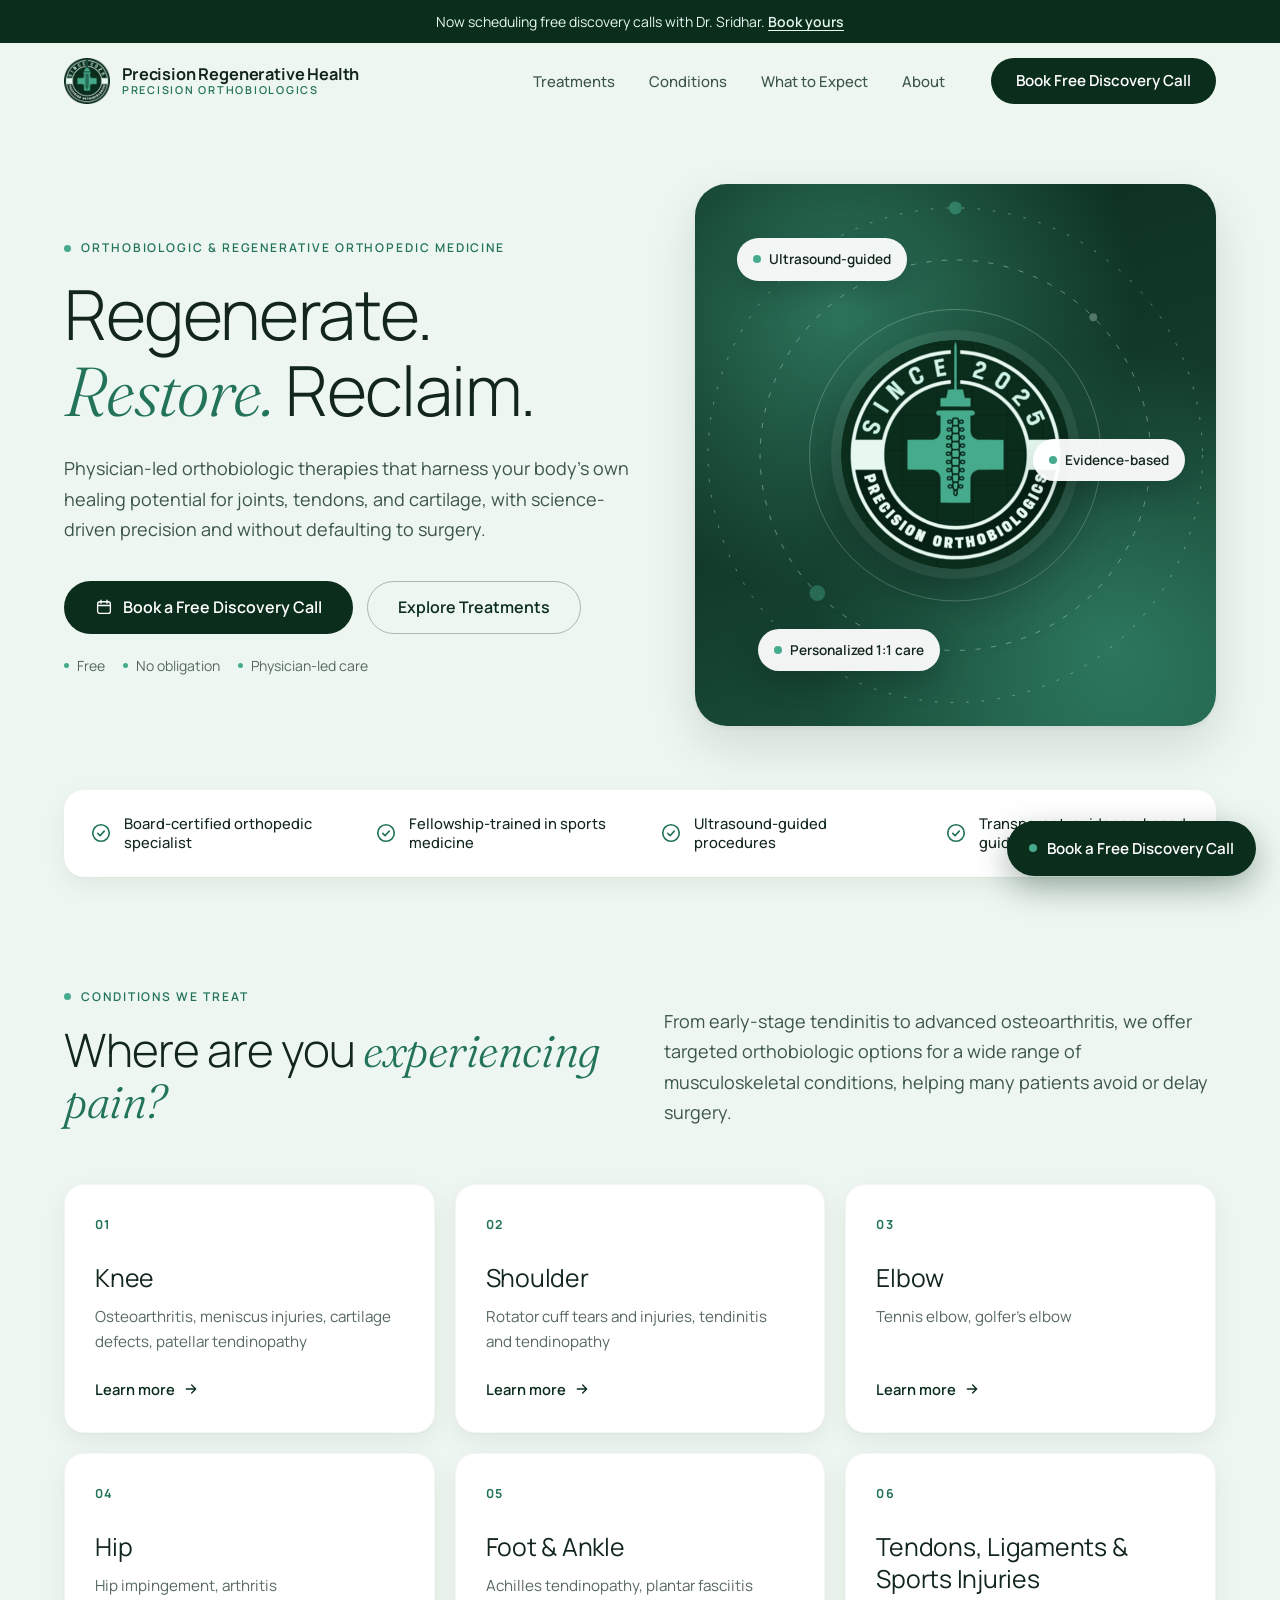
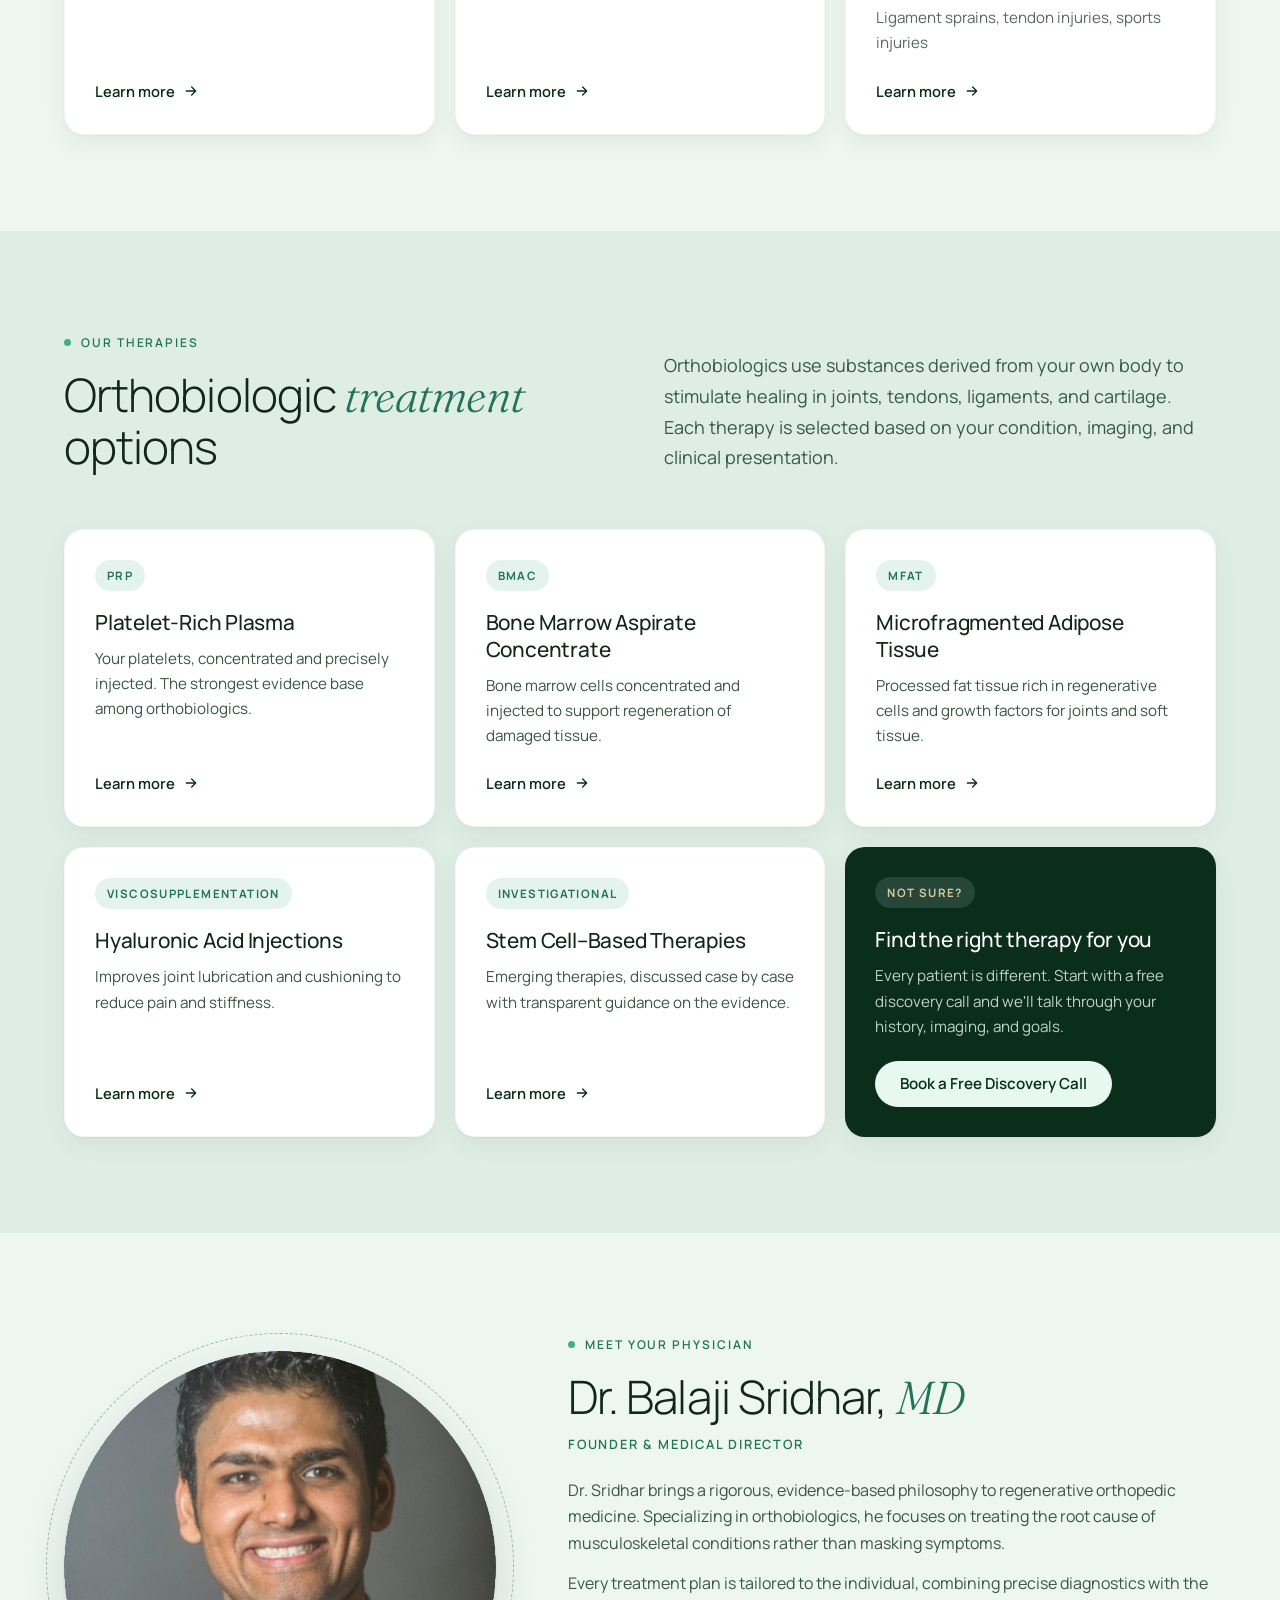
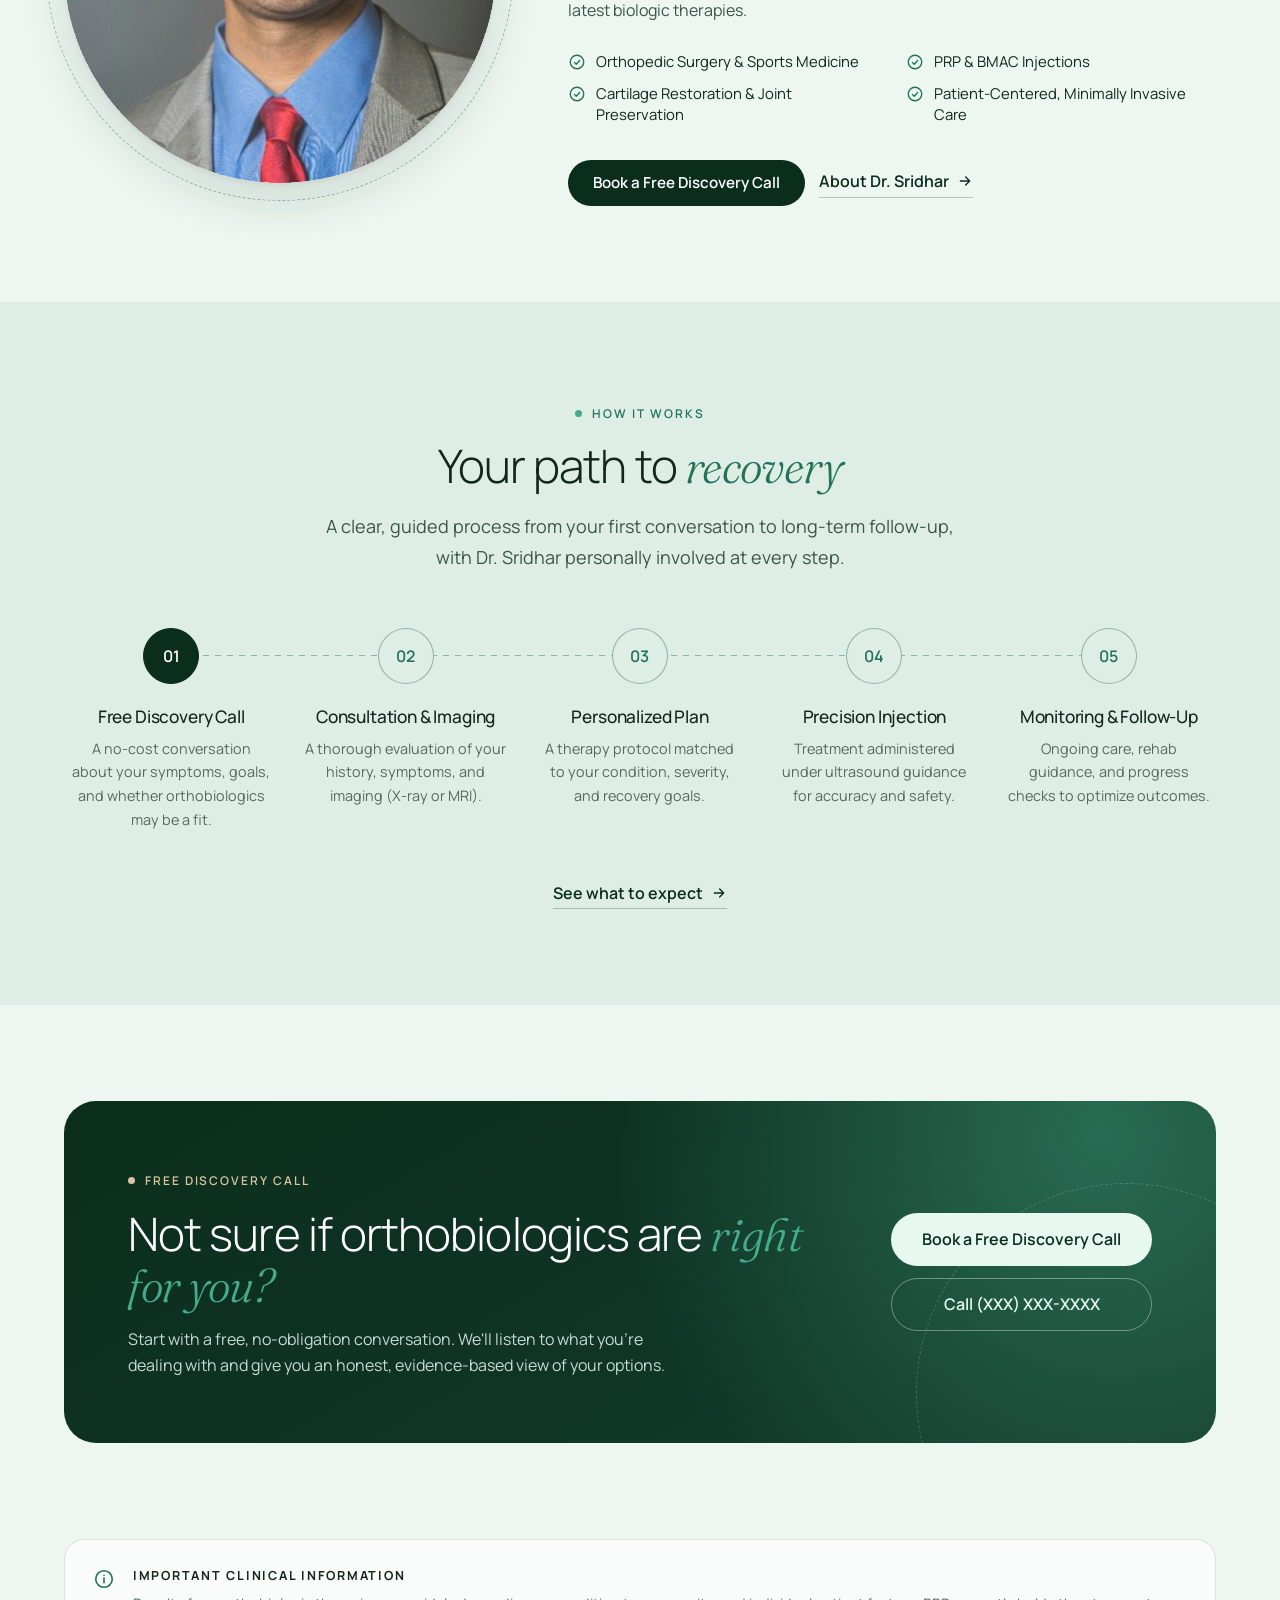
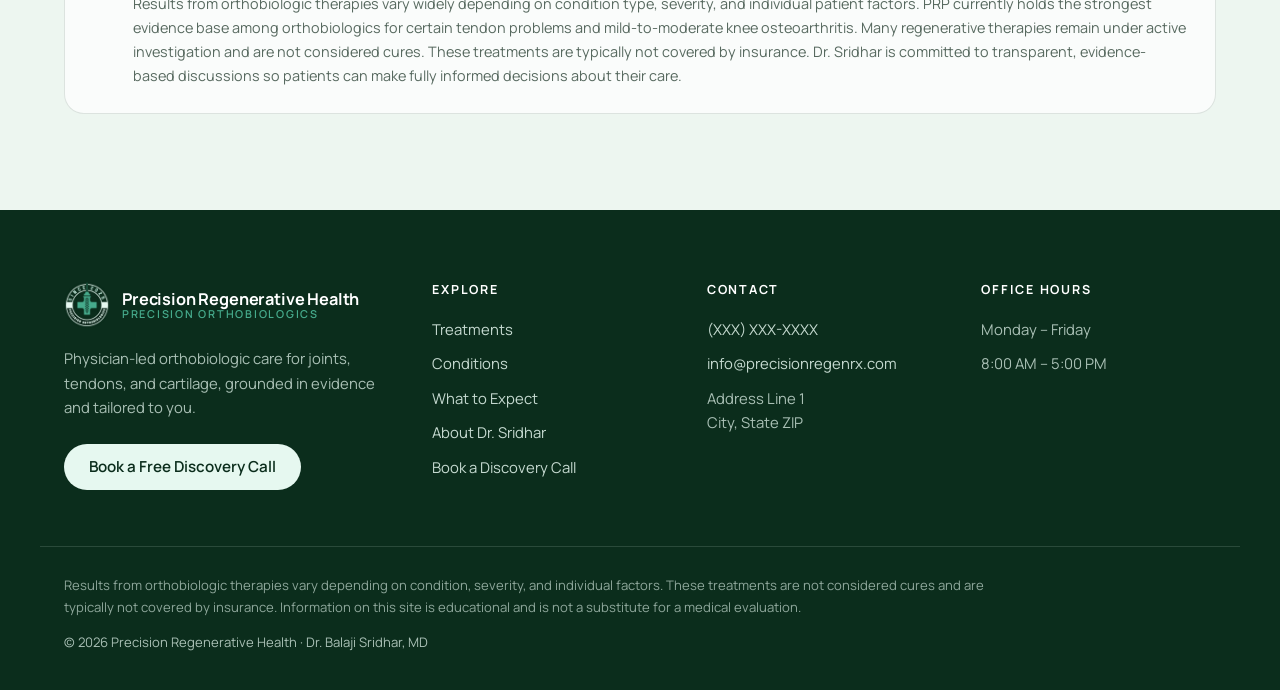
<file: index.html>
<!DOCTYPE html>
<html lang="en">
<head>
<meta charset="UTF-8">
<meta name="viewport" content="width=device-width, initial-scale=1.0">
<title>Precision Regenerative Health — Orthobiologic &amp; Regenerative Orthopedic Care</title>
<meta name="description" content="Physician-led orthobiologic care, including PRP and BMAC, for joint, tendon, and cartilage conditions. Book a free discovery call with Dr. Balaji Sridhar, MD.">
<link rel="canonical" href="https://precisionregenerativehealth.com/">
<meta property="og:title" content="Precision Regenerative Health">
<meta property="og:description" content="Physician-led orthobiologic care for joints, tendons, and cartilage. Book a free discovery call.">
<meta property="og:image" content="https://precisionregenerativehealth.com/assets/img/logo.png">
<meta property="og:url" content="https://precisionregenerativehealth.com/">
<link rel="icon" type="image/png" href="assets/img/favicon.png">
<link rel="preconnect" href="https://fonts.googleapis.com">
<link rel="preconnect" href="https://fonts.gstatic.com" crossorigin>
<link href="https://fonts.googleapis.com/css2?family=Fraunces:ital,opsz,wght@1,9..144,300;1,9..144,400&family=Manrope:wght@300;400;500;600;700&display=swap" rel="stylesheet">
<link rel="stylesheet" href="assets/css/styles.css">
</head>
<body>

<a class="skip-link" href="#main">Skip to content</a>

<div class="announce">
  <a href="book.html">Now scheduling free discovery calls with Dr. Sridhar. <span>Book yours</span></a>
</div>

<header class="site-header">
  <div class="container header-inner">
    <a class="brand" href="index.html" aria-label="Precision Regenerative Health home">
      <img src="assets/img/logo.png" alt="" width="46" height="46">
      <span class="brand-text">
        <span class="brand-name">Precision Regenerative Health</span>
        <span class="brand-sub">Precision Orthobiologics</span>
      </span>
    </a>
    <nav class="main-nav" id="main-nav" aria-label="Main">
      <ul>
        <li><a href="treatments.html">Treatments</a></li>
        <li><a href="conditions.html">Conditions</a></li>
        <li><a href="what-to-expect.html">What to Expect</a></li>
        <li><a href="about.html">About</a></li>
      </ul>
    </nav>
    <a class="btn btn-primary header-cta" href="book.html">Book Free Discovery Call</a>
    <button class="nav-toggle" type="button" aria-controls="main-nav" aria-expanded="false" aria-label="Open menu"><span></span></button>
  </div>
</header>

<main id="main">

  <!-- HERO -->
  <section class="hero">
    <div class="container hero-grid">
      <div class="hero-copy">
        <p class="eyebrow">Orthobiologic &amp; Regenerative Orthopedic Medicine</p>
        <h1>Regenerate. <em>Restore.</em> Reclaim.</h1>
        <p class="lead">Physician-led orthobiologic therapies that harness your body's own healing potential for joints, tendons, and cartilage, with science-driven precision and without defaulting to surgery.</p>
        <div class="hero-actions">
          <a class="btn btn-primary btn-lg" href="book.html">
            <svg viewBox="0 0 24 24" fill="none" stroke="currentColor" stroke-width="1.8" stroke-linecap="round" stroke-linejoin="round" aria-hidden="true"><rect x="3.5" y="5" width="17" height="15.5" rx="3"/><path d="M3.5 10h17M8 3v4M16 3v4"/></svg>
            Book a Free Discovery Call
          </a>
          <a class="btn btn-ghost btn-lg" href="treatments.html">Explore Treatments</a>
        </div>
        <p class="hero-note"><span>Free</span><span>No obligation</span><span>Physician-led care</span></p>
      </div>

      <div class="hero-visual" aria-hidden="true">
        <svg class="hero-rings" viewBox="0 0 400 400" fill="none">
          <circle cx="200" cy="200" r="190" stroke="#e6f8f0" stroke-width="0.6" stroke-dasharray="2 10"/>
          <circle cx="200" cy="200" r="150" stroke="#e6f8f0" stroke-width="0.6" stroke-dasharray="4 8"/>
          <circle cx="200" cy="200" r="112" stroke="#e6f8f0" stroke-width="0.4"/>
          <circle cx="200" cy="10" r="5" fill="#46ab8c"/>
          <circle cx="350" cy="200" r="4" fill="#e6f8f0" opacity="0.7"/>
          <circle cx="94" cy="306" r="6" fill="#46ab8c" opacity="0.8"/>
          <circle cx="306" cy="94" r="3" fill="#e6f8f0" opacity="0.6"/>
        </svg>
        <img class="hero-badge" src="assets/img/logo.png" alt="">
        <span class="chip chip-1">Ultrasound-guided</span>
        <span class="chip chip-2">Evidence-based</span>
        <span class="chip chip-3">Personalized 1:1 care</span>
      </div>
    </div>
  </section>

  <!-- TRUST STRIP -->
  <section class="trust" aria-label="Credentials">
    <div class="container">
      <ul class="trust-list">
        <li><svg viewBox="0 0 24 24" fill="none" stroke="currentColor" stroke-width="1.8" stroke-linecap="round" stroke-linejoin="round" aria-hidden="true"><circle cx="12" cy="12" r="9"/><path d="m8.5 12.5 2.5 2.5 4.5-5"/></svg>Board-certified orthopedic specialist</li>
        <li><svg viewBox="0 0 24 24" fill="none" stroke="currentColor" stroke-width="1.8" stroke-linecap="round" stroke-linejoin="round" aria-hidden="true"><circle cx="12" cy="12" r="9"/><path d="m8.5 12.5 2.5 2.5 4.5-5"/></svg>Fellowship-trained in sports medicine</li>
        <li><svg viewBox="0 0 24 24" fill="none" stroke="currentColor" stroke-width="1.8" stroke-linecap="round" stroke-linejoin="round" aria-hidden="true"><circle cx="12" cy="12" r="9"/><path d="m8.5 12.5 2.5 2.5 4.5-5"/></svg>Ultrasound-guided procedures</li>
        <li><svg viewBox="0 0 24 24" fill="none" stroke="currentColor" stroke-width="1.8" stroke-linecap="round" stroke-linejoin="round" aria-hidden="true"><circle cx="12" cy="12" r="9"/><path d="m8.5 12.5 2.5 2.5 4.5-5"/></svg>Transparent, evidence-based guidance</li>
      </ul>
    </div>
  </section>

  <!-- PAIN AREAS -->
  <section class="section">
    <div class="container">
      <div class="section-head split">
        <div>
          <p class="eyebrow">Conditions We Treat</p>
          <h2>Where are you <em>experiencing pain?</em></h2>
        </div>
        <p class="lead">From early-stage tendinitis to advanced osteoarthritis, we offer targeted orthobiologic options for a wide range of musculoskeletal conditions, helping many patients avoid or delay surgery.</p>
      </div>
      <div class="grid-3">
        <a class="card area-card" href="conditions.html#knee">
          <p class="area-num">01</p>
          <h3>Knee</h3>
          <p>Osteoarthritis, meniscus injuries, cartilage defects, patellar tendinopathy</p>
          <div class="card-foot"><span class="card-arrow">Learn more <svg viewBox="0 0 24 24" fill="none" stroke="currentColor" stroke-width="2" stroke-linecap="round" stroke-linejoin="round" aria-hidden="true"><path d="M5 12h14M13 6l6 6-6 6"/></svg></span></div>
        </a>
        <a class="card area-card" href="conditions.html#shoulder">
          <p class="area-num">02</p>
          <h3>Shoulder</h3>
          <p>Rotator cuff tears and injuries, tendinitis and tendinopathy</p>
          <div class="card-foot"><span class="card-arrow">Learn more <svg viewBox="0 0 24 24" fill="none" stroke="currentColor" stroke-width="2" stroke-linecap="round" stroke-linejoin="round" aria-hidden="true"><path d="M5 12h14M13 6l6 6-6 6"/></svg></span></div>
        </a>
        <a class="card area-card" href="conditions.html#elbow">
          <p class="area-num">03</p>
          <h3>Elbow</h3>
          <p>Tennis elbow, golfer's elbow</p>
          <div class="card-foot"><span class="card-arrow">Learn more <svg viewBox="0 0 24 24" fill="none" stroke="currentColor" stroke-width="2" stroke-linecap="round" stroke-linejoin="round" aria-hidden="true"><path d="M5 12h14M13 6l6 6-6 6"/></svg></span></div>
        </a>
        <a class="card area-card" href="conditions.html#hip">
          <p class="area-num">04</p>
          <h3>Hip</h3>
          <p>Hip impingement, arthritis</p>
          <div class="card-foot"><span class="card-arrow">Learn more <svg viewBox="0 0 24 24" fill="none" stroke="currentColor" stroke-width="2" stroke-linecap="round" stroke-linejoin="round" aria-hidden="true"><path d="M5 12h14M13 6l6 6-6 6"/></svg></span></div>
        </a>
        <a class="card area-card" href="conditions.html#foot-ankle">
          <p class="area-num">05</p>
          <h3>Foot &amp; Ankle</h3>
          <p>Achilles tendinopathy, plantar fasciitis</p>
          <div class="card-foot"><span class="card-arrow">Learn more <svg viewBox="0 0 24 24" fill="none" stroke="currentColor" stroke-width="2" stroke-linecap="round" stroke-linejoin="round" aria-hidden="true"><path d="M5 12h14M13 6l6 6-6 6"/></svg></span></div>
        </a>
        <a class="card area-card" href="conditions.html#sports">
          <p class="area-num">06</p>
          <h3>Tendons, Ligaments &amp; Sports Injuries</h3>
          <p>Ligament sprains, tendon injuries, sports injuries</p>
          <div class="card-foot"><span class="card-arrow">Learn more <svg viewBox="0 0 24 24" fill="none" stroke="currentColor" stroke-width="2" stroke-linecap="round" stroke-linejoin="round" aria-hidden="true"><path d="M5 12h14M13 6l6 6-6 6"/></svg></span></div>
        </a>
      </div>
    </div>
  </section>

  <!-- TREATMENTS -->
  <section class="section section-alt">
    <div class="container">
      <div class="section-head split">
        <div>
          <p class="eyebrow">Our Therapies</p>
          <h2>Orthobiologic <em>treatment</em> options</h2>
        </div>
        <p class="lead">Orthobiologics use substances derived from your own body to stimulate healing in joints, tendons, ligaments, and cartilage. Each therapy is selected based on your condition, imaging, and clinical presentation.</p>
      </div>
      <div class="grid-3">
        <a class="card" href="treatments.html#prp">
          <span class="tag">PRP</span>
          <h3>Platelet-Rich Plasma</h3>
          <p>Your platelets, concentrated and precisely injected. The strongest evidence base among orthobiologics.</p>
          <div class="card-foot"><span class="card-arrow">Learn more <svg viewBox="0 0 24 24" fill="none" stroke="currentColor" stroke-width="2" stroke-linecap="round" stroke-linejoin="round" aria-hidden="true"><path d="M5 12h14M13 6l6 6-6 6"/></svg></span></div>
        </a>
        <a class="card" href="treatments.html#bmac">
          <span class="tag">BMAC</span>
          <h3>Bone Marrow Aspirate Concentrate</h3>
          <p>Bone marrow cells concentrated and injected to support regeneration of damaged tissue.</p>
          <div class="card-foot"><span class="card-arrow">Learn more <svg viewBox="0 0 24 24" fill="none" stroke="currentColor" stroke-width="2" stroke-linecap="round" stroke-linejoin="round" aria-hidden="true"><path d="M5 12h14M13 6l6 6-6 6"/></svg></span></div>
        </a>
        <a class="card" href="treatments.html#mfat">
          <span class="tag">MFAT</span>
          <h3>Microfragmented Adipose Tissue</h3>
          <p>Processed fat tissue rich in regenerative cells and growth factors for joints and soft tissue.</p>
          <div class="card-foot"><span class="card-arrow">Learn more <svg viewBox="0 0 24 24" fill="none" stroke="currentColor" stroke-width="2" stroke-linecap="round" stroke-linejoin="round" aria-hidden="true"><path d="M5 12h14M13 6l6 6-6 6"/></svg></span></div>
        </a>
        <a class="card" href="treatments.html#hyaluronic-acid">
          <span class="tag">Viscosupplementation</span>
          <h3>Hyaluronic Acid Injections</h3>
          <p>Improves joint lubrication and cushioning to reduce pain and stiffness.</p>
          <div class="card-foot"><span class="card-arrow">Learn more <svg viewBox="0 0 24 24" fill="none" stroke="currentColor" stroke-width="2" stroke-linecap="round" stroke-linejoin="round" aria-hidden="true"><path d="M5 12h14M13 6l6 6-6 6"/></svg></span></div>
        </a>
        <a class="card" href="treatments.html#investigational">
          <span class="tag">Investigational</span>
          <h3>Stem Cell–Based Therapies</h3>
          <p>Emerging therapies, discussed case by case with transparent guidance on the evidence.</p>
          <div class="card-foot"><span class="card-arrow">Learn more <svg viewBox="0 0 24 24" fill="none" stroke="currentColor" stroke-width="2" stroke-linecap="round" stroke-linejoin="round" aria-hidden="true"><path d="M5 12h14M13 6l6 6-6 6"/></svg></span></div>
        </a>
        <a class="card card-dark" href="book.html">
          <span class="tag">Not sure?</span>
          <h3>Find the right therapy for you</h3>
          <p>Every patient is different. Start with a free discovery call and we'll talk through your history, imaging, and goals.</p>
          <div class="card-foot"><span class="btn btn-light">Book a Free Discovery Call</span></div>
        </a>
      </div>
    </div>
  </section>

  <!-- DOCTOR -->
  <section class="section">
    <div class="container doctor">
      <div class="doctor-photo">
        <img src="assets/img/dr-sridhar.png" alt="Dr. Balaji Sridhar, MD" width="640" height="640" loading="lazy">
      </div>
      <div>
        <p class="eyebrow">Meet Your Physician</p>
        <h2>Dr. Balaji Sridhar, <em>MD</em></h2>
        <p class="doctor-role">Founder &amp; Medical Director</p>
        <p>Dr. Sridhar brings a rigorous, evidence-based philosophy to regenerative orthopedic medicine. Specializing in orthobiologics, he focuses on treating the root cause of musculoskeletal conditions rather than masking symptoms.</p>
        <p>Every treatment plan is tailored to the individual, combining precise diagnostics with the latest biologic therapies.</p>
        <ul class="cred-list">
          <li><svg viewBox="0 0 24 24" fill="none" stroke="currentColor" stroke-width="1.8" stroke-linecap="round" stroke-linejoin="round" aria-hidden="true"><circle cx="12" cy="12" r="9"/><path d="m8.5 12.5 2.5 2.5 4.5-5"/></svg>Orthopedic Surgery &amp; Sports Medicine</li>
          <li><svg viewBox="0 0 24 24" fill="none" stroke="currentColor" stroke-width="1.8" stroke-linecap="round" stroke-linejoin="round" aria-hidden="true"><circle cx="12" cy="12" r="9"/><path d="m8.5 12.5 2.5 2.5 4.5-5"/></svg>PRP &amp; BMAC Injections</li>
          <li><svg viewBox="0 0 24 24" fill="none" stroke="currentColor" stroke-width="1.8" stroke-linecap="round" stroke-linejoin="round" aria-hidden="true"><circle cx="12" cy="12" r="9"/><path d="m8.5 12.5 2.5 2.5 4.5-5"/></svg>Cartilage Restoration &amp; Joint Preservation</li>
          <li><svg viewBox="0 0 24 24" fill="none" stroke="currentColor" stroke-width="1.8" stroke-linecap="round" stroke-linejoin="round" aria-hidden="true"><circle cx="12" cy="12" r="9"/><path d="m8.5 12.5 2.5 2.5 4.5-5"/></svg>Patient-Centered, Minimally Invasive Care</li>
        </ul>
        <div class="btn-row">
          <a class="btn btn-primary" href="book.html">Book a Free Discovery Call</a>
          <a class="text-link" href="about.html">About Dr. Sridhar <svg width="16" height="16" viewBox="0 0 24 24" fill="none" stroke="currentColor" stroke-width="2" stroke-linecap="round" stroke-linejoin="round" aria-hidden="true"><path d="M5 12h14M13 6l6 6-6 6"/></svg></a>
        </div>
      </div>
    </div>
  </section>

  <!-- PROCESS -->
  <section class="section section-alt">
    <div class="container">
      <div class="section-head center">
        <p class="eyebrow">How It Works</p>
        <h2>Your path to <em>recovery</em></h2>
        <p class="lead">A clear, guided process from your first conversation to long-term follow-up, with Dr. Sridhar personally involved at every step.</p>
      </div>
      <ol class="steps">
        <li class="step">
          <div class="step-num">01</div>
          <h3>Free Discovery Call</h3>
          <p>A no-cost conversation about your symptoms, goals, and whether orthobiologics may be a fit.</p>
        </li>
        <li class="step">
          <div class="step-num">02</div>
          <h3>Consultation &amp; Imaging</h3>
          <p>A thorough evaluation of your history, symptoms, and imaging (X-ray or MRI).</p>
        </li>
        <li class="step">
          <div class="step-num">03</div>
          <h3>Personalized Plan</h3>
          <p>A therapy protocol matched to your condition, severity, and recovery goals.</p>
        </li>
        <li class="step">
          <div class="step-num">04</div>
          <h3>Precision Injection</h3>
          <p>Treatment administered under ultrasound guidance for accuracy and safety.</p>
        </li>
        <li class="step">
          <div class="step-num">05</div>
          <h3>Monitoring &amp; Follow-Up</h3>
          <p>Ongoing care, rehab guidance, and progress checks to optimize outcomes.</p>
        </li>
      </ol>
      <div class="section-foot center">
        <a class="text-link" href="what-to-expect.html">See what to expect <svg width="16" height="16" viewBox="0 0 24 24" fill="none" stroke="currentColor" stroke-width="2" stroke-linecap="round" stroke-linejoin="round" aria-hidden="true"><path d="M5 12h14M13 6l6 6-6 6"/></svg></a>
      </div>
    </div>
  </section>

  <!-- CTA -->
  <section class="section">
    <div class="container">
      <div class="cta-panel">
        <div>
          <p class="eyebrow">Free Discovery Call</p>
          <h2>Not sure if orthobiologics are <em>right for you?</em></h2>
          <p>Start with a free, no-obligation conversation. We'll listen to what you're dealing with and give you an honest, evidence-based view of your options.</p>
        </div>
        <div class="cta-actions">
          <a class="btn btn-light btn-lg" href="book.html">Book a Free Discovery Call</a>
          <a class="btn btn-outline-light btn-lg" href="tel:+1XXXXXXXXXX">Call (XXX) XXX-XXXX</a>
        </div>
      </div>
    </div>
  </section>

  <!-- DISCLAIMER -->
  <section class="container" style="padding-bottom: 96px;">
    <div class="notice">
      <svg viewBox="0 0 24 24" fill="none" stroke="currentColor" stroke-width="1.8" stroke-linecap="round" aria-hidden="true"><circle cx="12" cy="12" r="9"/><path d="M12 11v5M12 8h.01"/></svg>
      <div>
        <strong>Important Clinical Information</strong>
        Results from orthobiologic therapies vary widely depending on condition type, severity, and individual patient factors. PRP currently holds the strongest evidence base among orthobiologics for certain tendon problems and mild-to-moderate knee osteoarthritis. Many regenerative therapies remain under active investigation and are not considered cures. These treatments are typically not covered by insurance. Dr. Sridhar is committed to transparent, evidence-based discussions so patients can make fully informed decisions about their care.
      </div>
    </div>
  </section>

</main>

<footer class="site-footer">
  <div class="container footer-grid">
    <div class="footer-brand">
      <a class="brand" href="index.html" aria-label="Precision Regenerative Health home">
        <img src="assets/img/logo.png" alt="" width="46" height="46">
        <span class="brand-text">
          <span class="brand-name">Precision Regenerative Health</span>
          <span class="brand-sub">Precision Orthobiologics</span>
        </span>
      </a>
      <p>Physician-led orthobiologic care for joints, tendons, and cartilage, grounded in evidence and tailored to you.</p>
      <a class="btn btn-light" href="book.html">Book a Free Discovery Call</a>
    </div>
    <div>
      <h3>Explore</h3>
      <ul>
        <li><a href="treatments.html">Treatments</a></li>
        <li><a href="conditions.html">Conditions</a></li>
        <li><a href="what-to-expect.html">What to Expect</a></li>
        <li><a href="about.html">About Dr. Sridhar</a></li>
        <li><a href="book.html">Book a Discovery Call</a></li>
      </ul>
    </div>
    <div>
      <h3>Contact</h3>
      <ul>
        <li><a href="tel:+1XXXXXXXXXX">(XXX) XXX-XXXX</a></li>
        <li><a href="mailto:info@precisionregenrx.com">info@precisionregenrx.com</a></li>
        <li>Address Line 1<br>City, State ZIP</li>
      </ul>
    </div>
    <div>
      <h3>Office Hours</h3>
      <ul>
        <li>Monday – Friday</li>
        <li>8:00 AM – 5:00 PM</li>
      </ul>
    </div>
  </div>
  <div class="container footer-bottom">
    <p class="footer-disclaimer">Results from orthobiologic therapies vary depending on condition, severity, and individual factors. These treatments are not considered cures and are typically not covered by insurance. Information on this site is educational and is not a substitute for a medical evaluation.</p>
    <p>© <span data-year>2026</span> Precision Regenerative Health · Dr. Balaji Sridhar, MD</p>
  </div>
</footer>

<a class="float-cta" href="book.html"><span class="pulse" aria-hidden="true"></span>Book a Free Discovery Call</a>

<script src="assets/js/main.js" defer></script>
</body>
</html>
</file>
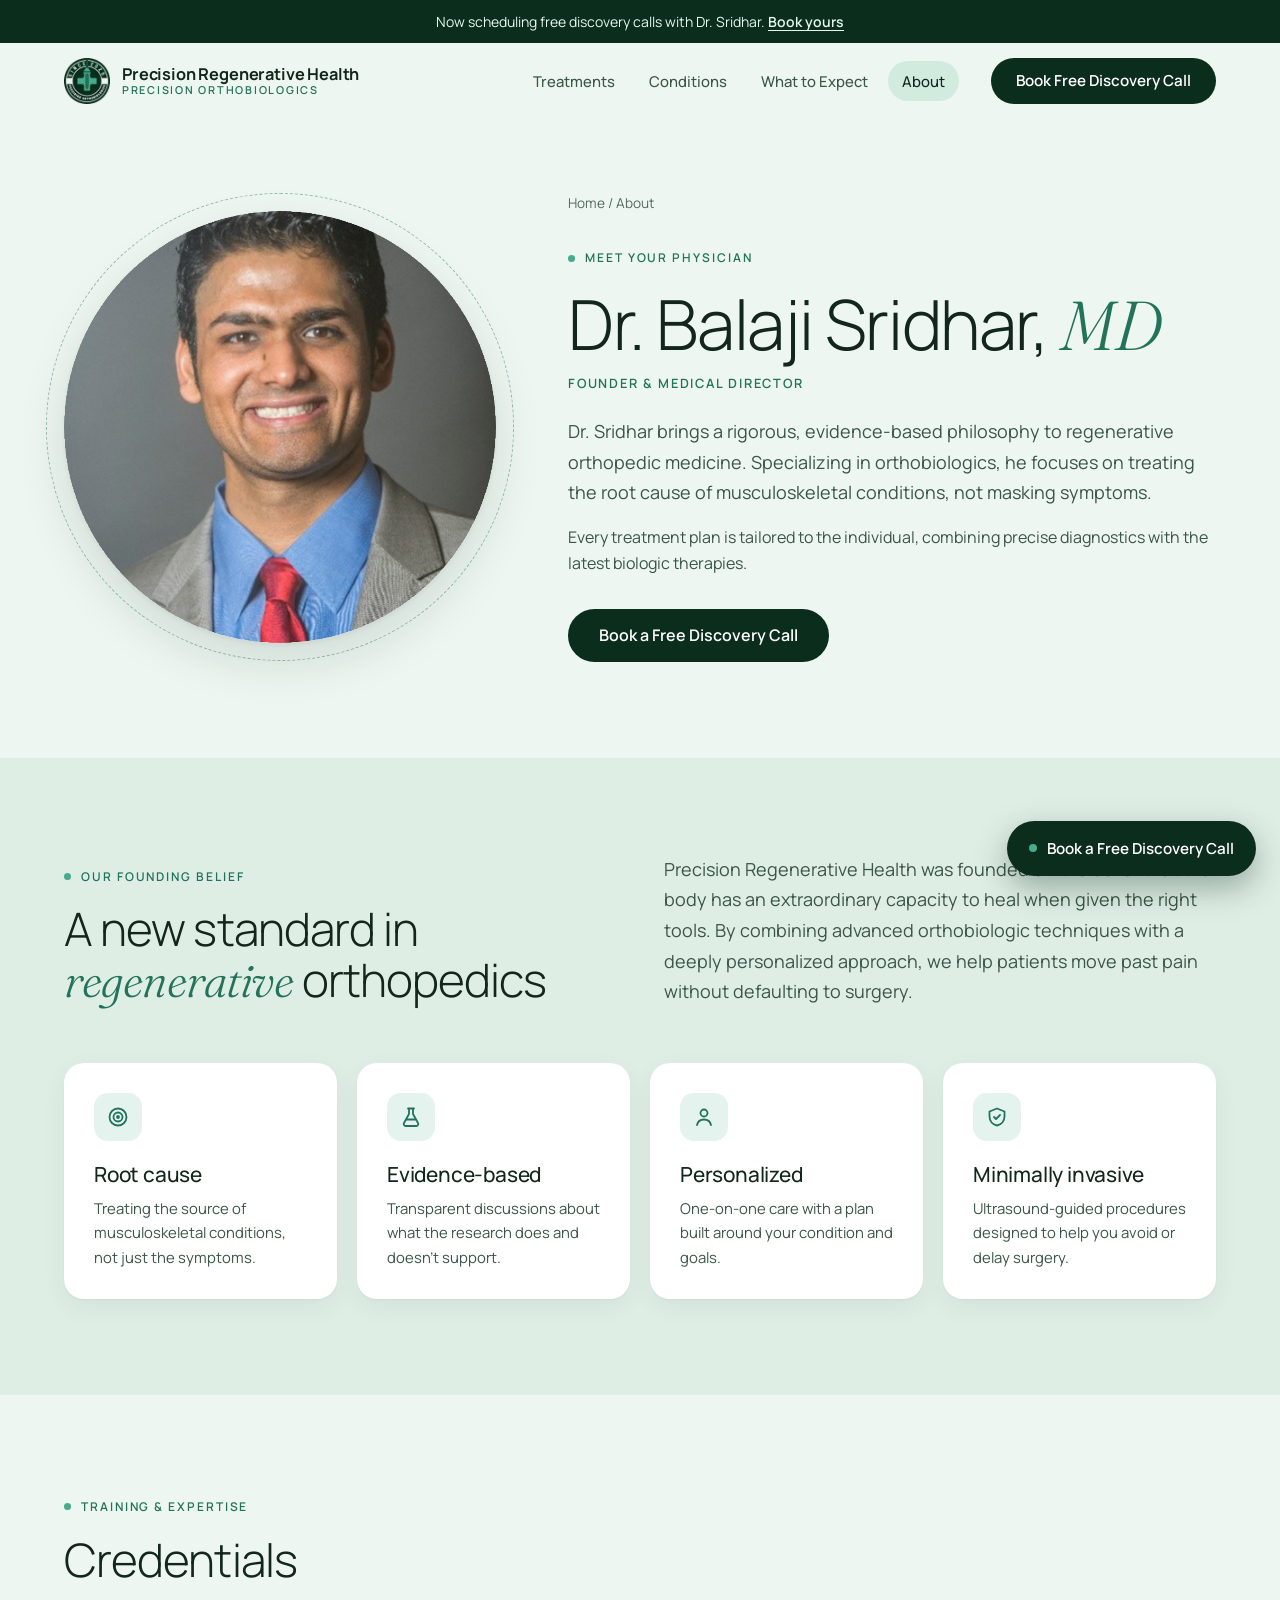
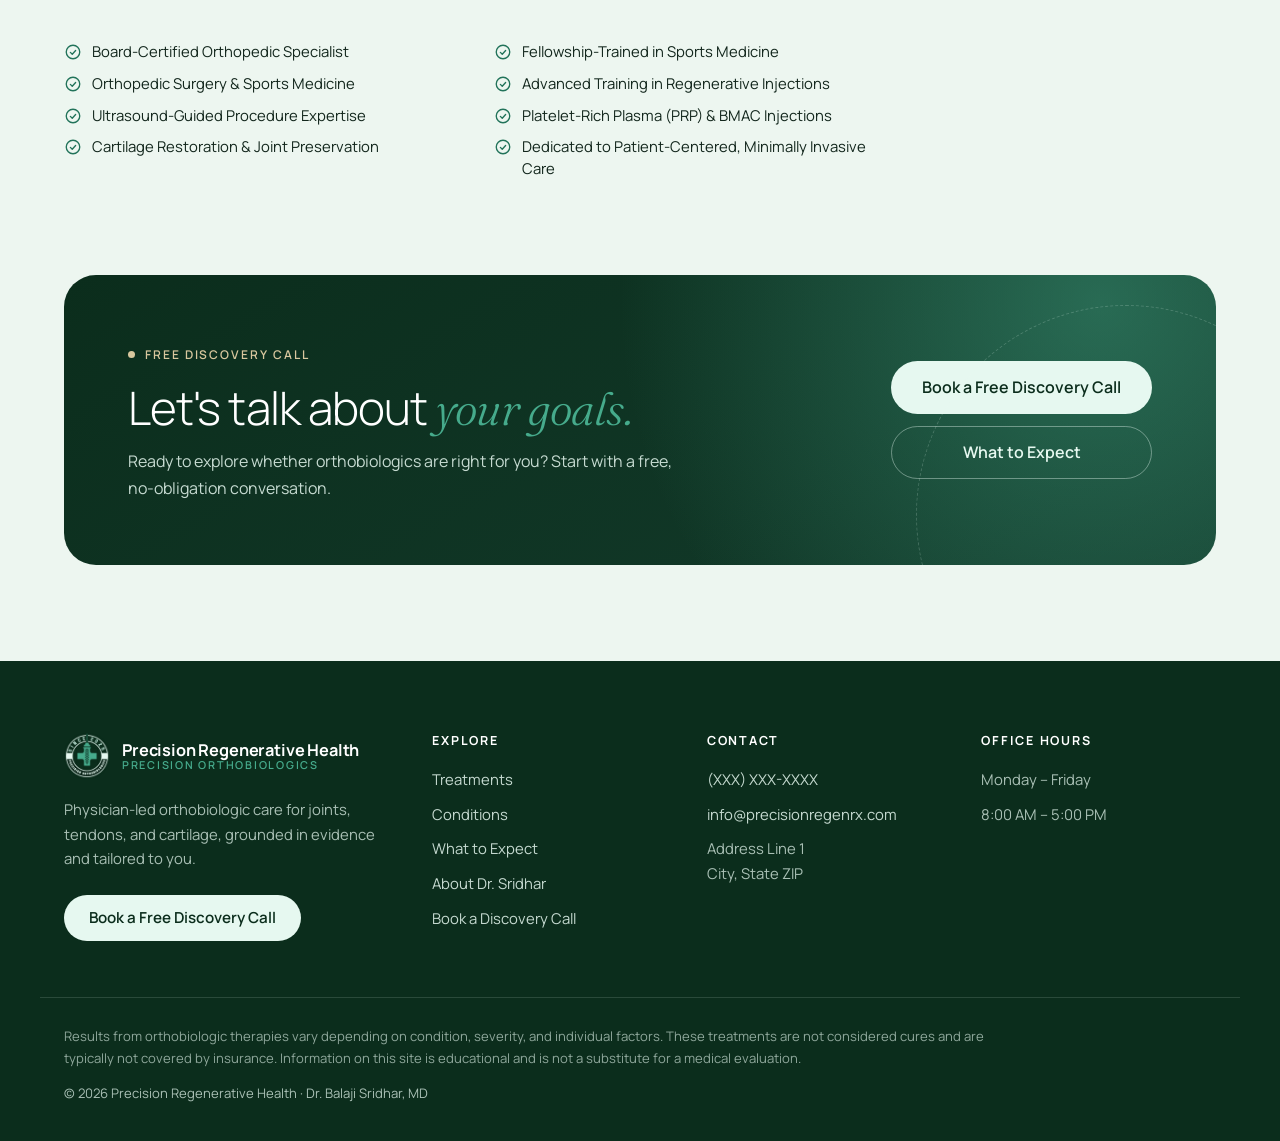
<file: about.html>
<!DOCTYPE html>
<html lang="en">
<head>
<meta charset="UTF-8">
<meta name="viewport" content="width=device-width, initial-scale=1.0">
<title>About Dr. Balaji Sridhar, MD — Precision Regenerative Health</title>
<meta name="description" content="Meet Dr. Balaji Sridhar, MD, founder and medical director of Precision Regenerative Health, specializing in evidence-based orthobiologic care.">
<link rel="canonical" href="https://precisionregenerativehealth.com/about.html">
<meta property="og:title" content="About Dr. Balaji Sridhar — Precision Regenerative Health">
<meta property="og:image" content="https://precisionregenerativehealth.com/assets/img/dr-sridhar.png">
<link rel="icon" type="image/png" href="assets/img/favicon.png">
<link rel="preconnect" href="https://fonts.googleapis.com">
<link rel="preconnect" href="https://fonts.gstatic.com" crossorigin>
<link href="https://fonts.googleapis.com/css2?family=Fraunces:ital,opsz,wght@1,9..144,300;1,9..144,400&family=Manrope:wght@300;400;500;600;700&display=swap" rel="stylesheet">
<link rel="stylesheet" href="assets/css/styles.css">
</head>
<body>

<a class="skip-link" href="#main">Skip to content</a>

<div class="announce">
  <a href="book.html">Now scheduling free discovery calls with Dr. Sridhar. <span>Book yours</span></a>
</div>

<header class="site-header">
  <div class="container header-inner">
    <a class="brand" href="index.html" aria-label="Precision Regenerative Health home">
      <img src="assets/img/logo.png" alt="" width="46" height="46">
      <span class="brand-text">
        <span class="brand-name">Precision Regenerative Health</span>
        <span class="brand-sub">Precision Orthobiologics</span>
      </span>
    </a>
    <nav class="main-nav" id="main-nav" aria-label="Main">
      <ul>
        <li><a href="treatments.html">Treatments</a></li>
        <li><a href="conditions.html">Conditions</a></li>
        <li><a href="what-to-expect.html">What to Expect</a></li>
        <li><a href="about.html" aria-current="page">About</a></li>
      </ul>
    </nav>
    <a class="btn btn-primary header-cta" href="book.html">Book Free Discovery Call</a>
    <button class="nav-toggle" type="button" aria-controls="main-nav" aria-expanded="false" aria-label="Open menu"><span></span></button>
  </div>
</header>

<main id="main">

  <section class="section" style="padding-top: 72px;">
    <div class="container doctor">
      <div class="doctor-photo">
        <img src="assets/img/dr-sridhar.png" alt="Dr. Balaji Sridhar, MD" width="640" height="640">
      </div>
      <div>
        <nav class="crumbs" aria-label="Breadcrumb"><a href="index.html">Home</a> / About</nav>
        <p class="eyebrow">Meet Your Physician</p>
        <h1>Dr. Balaji Sridhar, <em>MD</em></h1>
        <p class="doctor-role">Founder &amp; Medical Director</p>
        <p class="lead">Dr. Sridhar brings a rigorous, evidence-based philosophy to regenerative orthopedic medicine. Specializing in orthobiologics, he focuses on treating the root cause of musculoskeletal conditions, not masking symptoms.</p>
        <p style="margin-top: 16px;">Every treatment plan is tailored to the individual, combining precise diagnostics with the latest biologic therapies.</p>
        <div class="btn-row" style="margin-top: 32px;">
          <a class="btn btn-primary btn-lg" href="book.html">Book a Free Discovery Call</a>
        </div>
      </div>
    </div>
  </section>

  <section class="section section-alt">
    <div class="container">
      <div class="section-head split">
        <div>
          <p class="eyebrow">Our Founding Belief</p>
          <h2>A new standard in <em>regenerative</em> orthopedics</h2>
        </div>
        <p class="lead">Precision Regenerative Health was founded on the belief that the body has an extraordinary capacity to heal when given the right tools. By combining advanced orthobiologic techniques with a deeply personalized approach, we help patients move past pain without defaulting to surgery.</p>
      </div>
      <div class="grid-4">
        <div class="pillar">
          <div class="pillar-icon"><svg viewBox="0 0 24 24" fill="none" stroke="currentColor" stroke-width="1.8" stroke-linecap="round" stroke-linejoin="round" aria-hidden="true"><circle cx="12" cy="12" r="8.5"/><circle cx="12" cy="12" r="4.5"/><circle cx="12" cy="12" r="1"/></svg></div>
          <h3>Root cause</h3>
          <p>Treating the source of musculoskeletal conditions, not just the symptoms.</p>
        </div>
        <div class="pillar">
          <div class="pillar-icon"><svg viewBox="0 0 24 24" fill="none" stroke="currentColor" stroke-width="1.8" stroke-linecap="round" stroke-linejoin="round" aria-hidden="true"><path d="M9 3.5h6M10 3.5v5.5L5 18a2 2 0 0 0 1.7 3h10.6a2 2 0 0 0 1.7-3l-5-9V3.5"/><path d="M7.5 14.5h9"/></svg></div>
          <h3>Evidence-based</h3>
          <p>Transparent discussions about what the research does and doesn't support.</p>
        </div>
        <div class="pillar">
          <div class="pillar-icon"><svg viewBox="0 0 24 24" fill="none" stroke="currentColor" stroke-width="1.8" stroke-linecap="round" stroke-linejoin="round" aria-hidden="true"><circle cx="12" cy="8" r="3.5"/><path d="M5 20c.8-3.6 3.6-5.5 7-5.5s6.2 1.9 7 5.5"/></svg></div>
          <h3>Personalized</h3>
          <p>One-on-one care with a plan built around your condition and goals.</p>
        </div>
        <div class="pillar">
          <div class="pillar-icon"><svg viewBox="0 0 24 24" fill="none" stroke="currentColor" stroke-width="1.8" stroke-linecap="round" stroke-linejoin="round" aria-hidden="true"><path d="M12 3.5 4.5 6.5v5c0 4.5 3.2 8 7.5 9 4.3-1 7.5-4.5 7.5-9v-5z"/><path d="m9 12 2 2 4-4"/></svg></div>
          <h3>Minimally invasive</h3>
          <p>Ultrasound-guided procedures designed to help you avoid or delay surgery.</p>
        </div>
      </div>
    </div>
  </section>

  <section class="section">
    <div class="container">
      <div class="section-head">
        <p class="eyebrow">Training &amp; Expertise</p>
        <h2>Credentials</h2>
      </div>
      <ul class="cred-list" style="max-width: 52rem; margin: 0;">
        <li><svg viewBox="0 0 24 24" fill="none" stroke="currentColor" stroke-width="1.8" stroke-linecap="round" stroke-linejoin="round" aria-hidden="true"><circle cx="12" cy="12" r="9"/><path d="m8.5 12.5 2.5 2.5 4.5-5"/></svg>Board-Certified Orthopedic Specialist</li>
        <li><svg viewBox="0 0 24 24" fill="none" stroke="currentColor" stroke-width="1.8" stroke-linecap="round" stroke-linejoin="round" aria-hidden="true"><circle cx="12" cy="12" r="9"/><path d="m8.5 12.5 2.5 2.5 4.5-5"/></svg>Fellowship-Trained in Sports Medicine</li>
        <li><svg viewBox="0 0 24 24" fill="none" stroke="currentColor" stroke-width="1.8" stroke-linecap="round" stroke-linejoin="round" aria-hidden="true"><circle cx="12" cy="12" r="9"/><path d="m8.5 12.5 2.5 2.5 4.5-5"/></svg>Orthopedic Surgery &amp; Sports Medicine</li>
        <li><svg viewBox="0 0 24 24" fill="none" stroke="currentColor" stroke-width="1.8" stroke-linecap="round" stroke-linejoin="round" aria-hidden="true"><circle cx="12" cy="12" r="9"/><path d="m8.5 12.5 2.5 2.5 4.5-5"/></svg>Advanced Training in Regenerative Injections</li>
        <li><svg viewBox="0 0 24 24" fill="none" stroke="currentColor" stroke-width="1.8" stroke-linecap="round" stroke-linejoin="round" aria-hidden="true"><circle cx="12" cy="12" r="9"/><path d="m8.5 12.5 2.5 2.5 4.5-5"/></svg>Ultrasound-Guided Procedure Expertise</li>
        <li><svg viewBox="0 0 24 24" fill="none" stroke="currentColor" stroke-width="1.8" stroke-linecap="round" stroke-linejoin="round" aria-hidden="true"><circle cx="12" cy="12" r="9"/><path d="m8.5 12.5 2.5 2.5 4.5-5"/></svg>Platelet-Rich Plasma (PRP) &amp; BMAC Injections</li>
        <li><svg viewBox="0 0 24 24" fill="none" stroke="currentColor" stroke-width="1.8" stroke-linecap="round" stroke-linejoin="round" aria-hidden="true"><circle cx="12" cy="12" r="9"/><path d="m8.5 12.5 2.5 2.5 4.5-5"/></svg>Cartilage Restoration &amp; Joint Preservation</li>
        <li><svg viewBox="0 0 24 24" fill="none" stroke="currentColor" stroke-width="1.8" stroke-linecap="round" stroke-linejoin="round" aria-hidden="true"><circle cx="12" cy="12" r="9"/><path d="m8.5 12.5 2.5 2.5 4.5-5"/></svg>Dedicated to Patient-Centered, Minimally Invasive Care</li>
      </ul>
    </div>
  </section>

  <section class="section" style="padding-top: 0;">
    <div class="container">
      <div class="cta-panel">
        <div>
          <p class="eyebrow">Free Discovery Call</p>
          <h2>Let's talk about <em>your goals.</em></h2>
          <p>Ready to explore whether orthobiologics are right for you? Start with a free, no-obligation conversation.</p>
        </div>
        <div class="cta-actions">
          <a class="btn btn-light btn-lg" href="book.html">Book a Free Discovery Call</a>
          <a class="btn btn-outline-light btn-lg" href="what-to-expect.html">What to Expect</a>
        </div>
      </div>
    </div>
  </section>

</main>

<footer class="site-footer">
  <div class="container footer-grid">
    <div class="footer-brand">
      <a class="brand" href="index.html" aria-label="Precision Regenerative Health home">
        <img src="assets/img/logo.png" alt="" width="46" height="46">
        <span class="brand-text">
          <span class="brand-name">Precision Regenerative Health</span>
          <span class="brand-sub">Precision Orthobiologics</span>
        </span>
      </a>
      <p>Physician-led orthobiologic care for joints, tendons, and cartilage, grounded in evidence and tailored to you.</p>
      <a class="btn btn-light" href="book.html">Book a Free Discovery Call</a>
    </div>
    <div>
      <h3>Explore</h3>
      <ul>
        <li><a href="treatments.html">Treatments</a></li>
        <li><a href="conditions.html">Conditions</a></li>
        <li><a href="what-to-expect.html">What to Expect</a></li>
        <li><a href="about.html">About Dr. Sridhar</a></li>
        <li><a href="book.html">Book a Discovery Call</a></li>
      </ul>
    </div>
    <div>
      <h3>Contact</h3>
      <ul>
        <li><a href="tel:+1XXXXXXXXXX">(XXX) XXX-XXXX</a></li>
        <li><a href="mailto:info@precisionregenrx.com">info@precisionregenrx.com</a></li>
        <li>Address Line 1<br>City, State ZIP</li>
      </ul>
    </div>
    <div>
      <h3>Office Hours</h3>
      <ul>
        <li>Monday – Friday</li>
        <li>8:00 AM – 5:00 PM</li>
      </ul>
    </div>
  </div>
  <div class="container footer-bottom">
    <p class="footer-disclaimer">Results from orthobiologic therapies vary depending on condition, severity, and individual factors. These treatments are not considered cures and are typically not covered by insurance. Information on this site is educational and is not a substitute for a medical evaluation.</p>
    <p>© <span data-year>2026</span> Precision Regenerative Health · Dr. Balaji Sridhar, MD</p>
  </div>
</footer>

<a class="float-cta" href="book.html"><span class="pulse" aria-hidden="true"></span>Book a Free Discovery Call</a>

<script src="assets/js/main.js" defer></script>
</body>
</html>
</file>
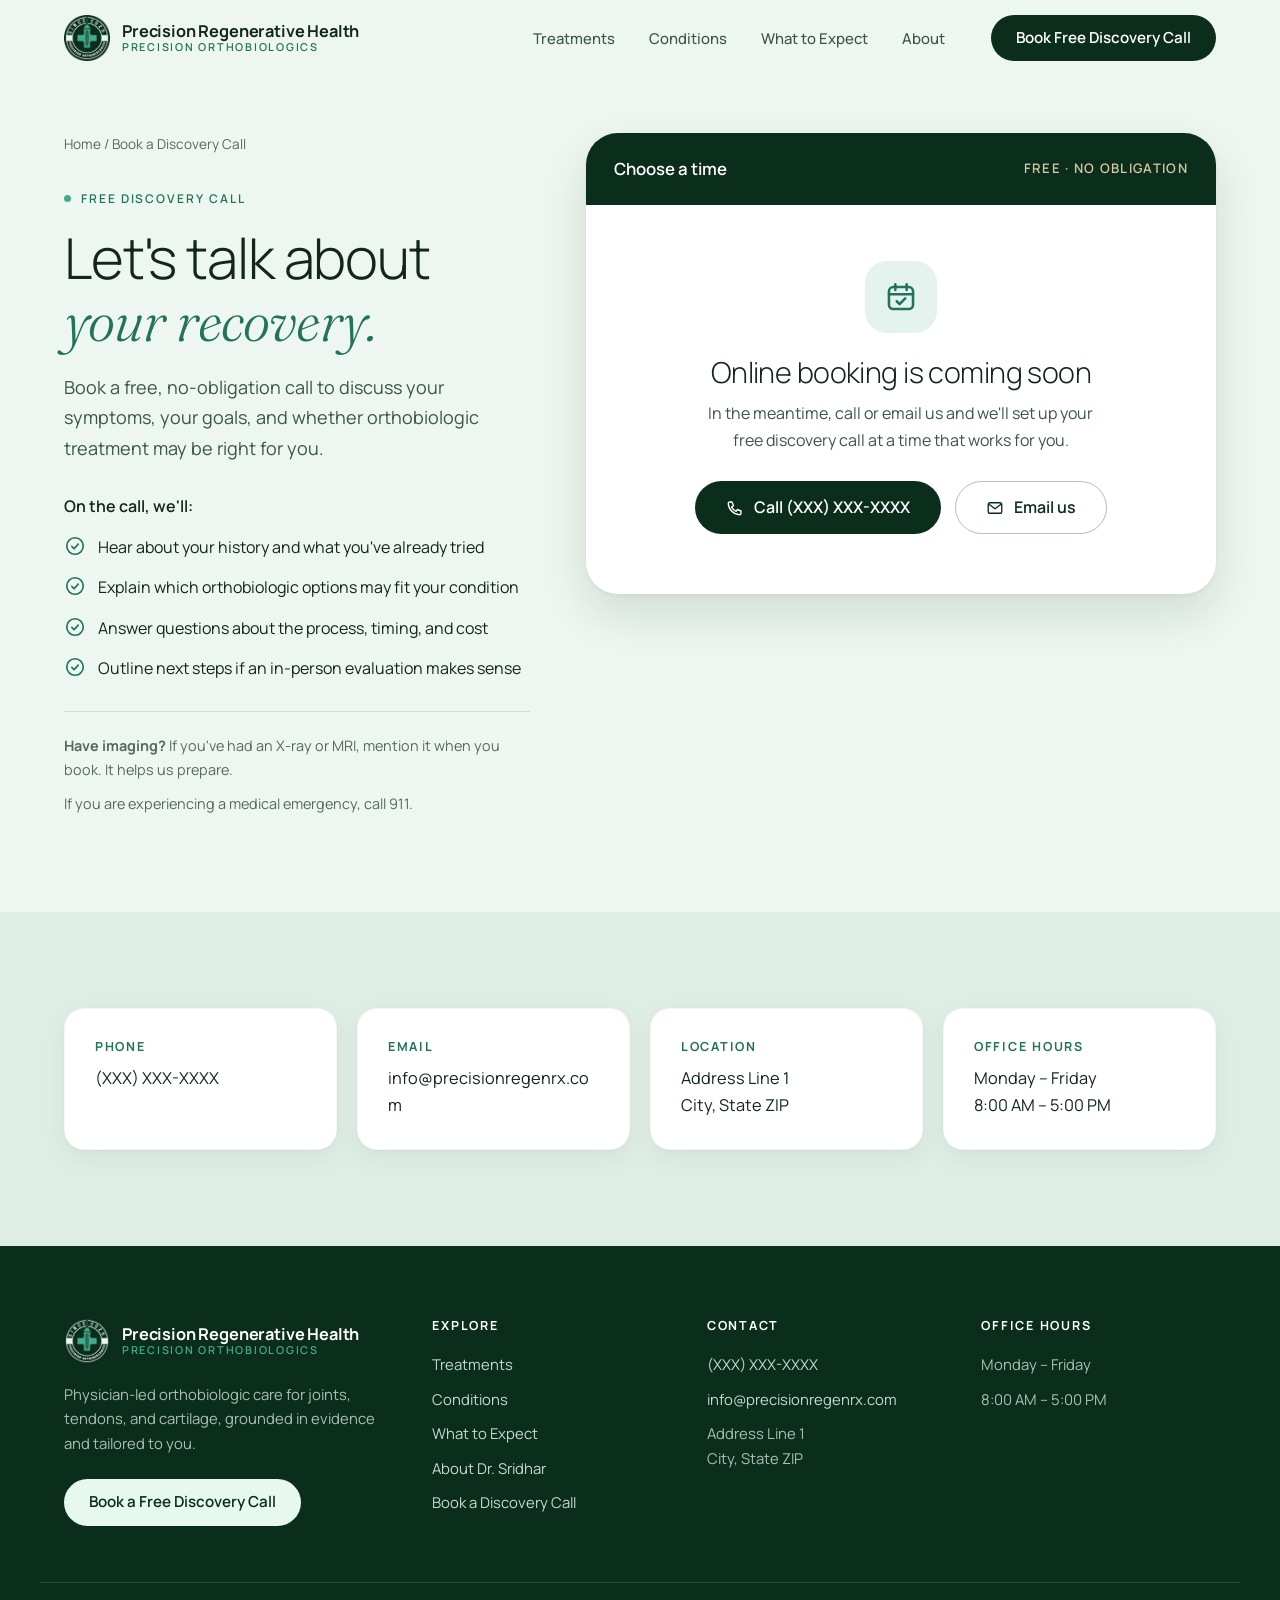
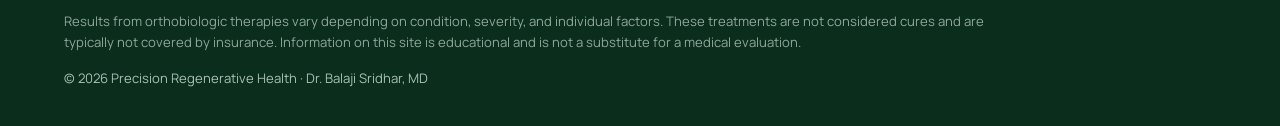
<file: book.html>
<!DOCTYPE html>
<html lang="en">
<head>
<meta charset="UTF-8">
<meta name="viewport" content="width=device-width, initial-scale=1.0">
<title>Book a Free Discovery Call — Precision Regenerative Health</title>
<meta name="description" content="Book a free, no-obligation discovery call with Precision Regenerative Health to find out whether orthobiologic treatment may be right for you.">
<link rel="canonical" href="https://precisionregenerativehealth.com/book.html">
<meta property="og:title" content="Book a Free Discovery Call — Precision Regenerative Health">
<meta property="og:image" content="https://precisionregenerativehealth.com/assets/img/logo.png">
<link rel="icon" type="image/png" href="assets/img/favicon.png">
<link rel="preconnect" href="https://fonts.googleapis.com">
<link rel="preconnect" href="https://fonts.gstatic.com" crossorigin>
<link href="https://fonts.googleapis.com/css2?family=Fraunces:ital,opsz,wght@1,9..144,300;1,9..144,400&family=Manrope:wght@300;400;500;600;700&display=swap" rel="stylesheet">
<link rel="stylesheet" href="assets/css/styles.css">
</head>
<body>

<a class="skip-link" href="#main">Skip to content</a>

<header class="site-header">
  <div class="container header-inner">
    <a class="brand" href="index.html" aria-label="Precision Regenerative Health home">
      <img src="assets/img/logo.png" alt="" width="46" height="46">
      <span class="brand-text">
        <span class="brand-name">Precision Regenerative Health</span>
        <span class="brand-sub">Precision Orthobiologics</span>
      </span>
    </a>
    <nav class="main-nav" id="main-nav" aria-label="Main">
      <ul>
        <li><a href="treatments.html">Treatments</a></li>
        <li><a href="conditions.html">Conditions</a></li>
        <li><a href="what-to-expect.html">What to Expect</a></li>
        <li><a href="about.html">About</a></li>
      </ul>
    </nav>
    <a class="btn btn-primary header-cta" href="#schedule">Book Free Discovery Call</a>
    <button class="nav-toggle" type="button" aria-controls="main-nav" aria-expanded="false" aria-label="Open menu"><span></span></button>
  </div>
</header>

<main id="main">

  <section class="book">
    <div class="container book-grid">

      <div class="book-intro">
        <nav class="crumbs" aria-label="Breadcrumb"><a href="index.html">Home</a> / Book a Discovery Call</nav>
        <p class="eyebrow">Free Discovery Call</p>
        <h1>Let's talk about <em>your recovery.</em></h1>
        <p class="lead">Book a free, no-obligation call to discuss your symptoms, your goals, and whether orthobiologic treatment may be right for you.</p>
      </div>

      <div class="book-details">
        <p class="book-label">On the call, we'll:</p>
        <ul class="check-list">
          <li><svg viewBox="0 0 24 24" fill="none" stroke="currentColor" stroke-width="1.8" stroke-linecap="round" stroke-linejoin="round" aria-hidden="true"><circle cx="12" cy="12" r="9"/><path d="m8.5 12.5 2.5 2.5 4.5-5"/></svg>Hear about your history and what you've already tried</li>
          <li><svg viewBox="0 0 24 24" fill="none" stroke="currentColor" stroke-width="1.8" stroke-linecap="round" stroke-linejoin="round" aria-hidden="true"><circle cx="12" cy="12" r="9"/><path d="m8.5 12.5 2.5 2.5 4.5-5"/></svg>Explain which orthobiologic options may fit your condition</li>
          <li><svg viewBox="0 0 24 24" fill="none" stroke="currentColor" stroke-width="1.8" stroke-linecap="round" stroke-linejoin="round" aria-hidden="true"><circle cx="12" cy="12" r="9"/><path d="m8.5 12.5 2.5 2.5 4.5-5"/></svg>Answer questions about the process, timing, and cost</li>
          <li><svg viewBox="0 0 24 24" fill="none" stroke="currentColor" stroke-width="1.8" stroke-linecap="round" stroke-linejoin="round" aria-hidden="true"><circle cx="12" cy="12" r="9"/><path d="m8.5 12.5 2.5 2.5 4.5-5"/></svg>Outline next steps if an in-person evaluation makes sense</li>
        </ul>

        <p class="book-tip"><strong>Have imaging?</strong> If you've had an X-ray or MRI, mention it when you book. It helps us prepare.</p>
        <p class="book-tip">If you are experiencing a medical emergency, call 911.</p>
      </div>

      <div class="scheduler" id="schedule">
        <div class="scheduler-head">
          <strong>Choose a time</strong>
          <span>Free · No obligation</span>
        </div>

        <!--
          ============================================================
          SCHEDULING WIDGET
          Paste your scheduler's embed code (Calendly, Acuity, NexHealth,
          IntakeQ, etc.) inside <div class="scheduler-embed"> below,
          then delete the whole <div class="scheduler-placeholder"> block.
          Tip: add a required "How did you hear about us?" question in
          the scheduler's booking form to track referral sources.
          ============================================================
        -->
        <div class="scheduler-embed"></div>

        <div class="scheduler-placeholder">
          <div class="cal-icon"><svg viewBox="0 0 24 24" fill="none" stroke="currentColor" stroke-width="1.8" stroke-linecap="round" stroke-linejoin="round" aria-hidden="true"><rect x="3.5" y="5" width="17" height="15.5" rx="3"/><path d="M3.5 10h17M8 3v4M16 3v4"/><path d="m9 15 2 2 4-4"/></svg></div>
          <h2>Online booking is coming soon</h2>
          <p>In the meantime, call or email us and we'll set up your free discovery call at a time that works for you.</p>
          <div class="btn-row">
            <a class="btn btn-primary btn-lg" href="tel:+1XXXXXXXXXX">
              <svg viewBox="0 0 24 24" fill="none" stroke="currentColor" stroke-width="1.8" stroke-linecap="round" stroke-linejoin="round" aria-hidden="true"><path d="M5 4h3l2 5-2.5 1.5a11 11 0 0 0 6 6L15 14l5 2v3a2 2 0 0 1-2 2A16 16 0 0 1 3 6a2 2 0 0 1 2-2"/></svg>
              Call (XXX) XXX-XXXX
            </a>
            <a class="btn btn-ghost btn-lg" href="mailto:info@precisionregenrx.com?subject=Free%20Discovery%20Call">
              <svg viewBox="0 0 24 24" fill="none" stroke="currentColor" stroke-width="1.8" stroke-linecap="round" stroke-linejoin="round" aria-hidden="true"><rect x="3" y="5" width="18" height="14" rx="2.5"/><path d="m4 7 8 6 8-6"/></svg>
              Email us
            </a>
          </div>
        </div>
      </div>

    </div>
  </section>

  <section class="section section-alt">
    <div class="container">
      <div class="grid-4">
        <div class="card info-card">
          <h3>Phone</h3>
          <a href="tel:+1XXXXXXXXXX">(XXX) XXX-XXXX</a>
        </div>
        <div class="card info-card">
          <h3>Email</h3>
          <a href="mailto:info@precisionregenrx.com" style="overflow-wrap:anywhere;">info@precisionregenrx.com</a>
        </div>
        <div class="card info-card">
          <h3>Location</h3>
          <p>Address Line 1<br>City, State ZIP</p>
        </div>
        <div class="card info-card">
          <h3>Office Hours</h3>
          <p>Monday – Friday<br>8:00 AM – 5:00 PM</p>
        </div>
      </div>
    </div>
  </section>

</main>

<footer class="site-footer">
  <div class="container footer-grid">
    <div class="footer-brand">
      <a class="brand" href="index.html" aria-label="Precision Regenerative Health home">
        <img src="assets/img/logo.png" alt="" width="46" height="46">
        <span class="brand-text">
          <span class="brand-name">Precision Regenerative Health</span>
          <span class="brand-sub">Precision Orthobiologics</span>
        </span>
      </a>
      <p>Physician-led orthobiologic care for joints, tendons, and cartilage, grounded in evidence and tailored to you.</p>
      <a class="btn btn-light" href="#schedule">Book a Free Discovery Call</a>
    </div>
    <div>
      <h3>Explore</h3>
      <ul>
        <li><a href="treatments.html">Treatments</a></li>
        <li><a href="conditions.html">Conditions</a></li>
        <li><a href="what-to-expect.html">What to Expect</a></li>
        <li><a href="about.html">About Dr. Sridhar</a></li>
        <li><a href="book.html">Book a Discovery Call</a></li>
      </ul>
    </div>
    <div>
      <h3>Contact</h3>
      <ul>
        <li><a href="tel:+1XXXXXXXXXX">(XXX) XXX-XXXX</a></li>
        <li><a href="mailto:info@precisionregenrx.com">info@precisionregenrx.com</a></li>
        <li>Address Line 1<br>City, State ZIP</li>
      </ul>
    </div>
    <div>
      <h3>Office Hours</h3>
      <ul>
        <li>Monday – Friday</li>
        <li>8:00 AM – 5:00 PM</li>
      </ul>
    </div>
  </div>
  <div class="container footer-bottom">
    <p class="footer-disclaimer">Results from orthobiologic therapies vary depending on condition, severity, and individual factors. These treatments are not considered cures and are typically not covered by insurance. Information on this site is educational and is not a substitute for a medical evaluation.</p>
    <p>© <span data-year>2026</span> Precision Regenerative Health · Dr. Balaji Sridhar, MD</p>
  </div>
</footer>

<script src="assets/js/main.js" defer></script>
</body>
</html>
</file>
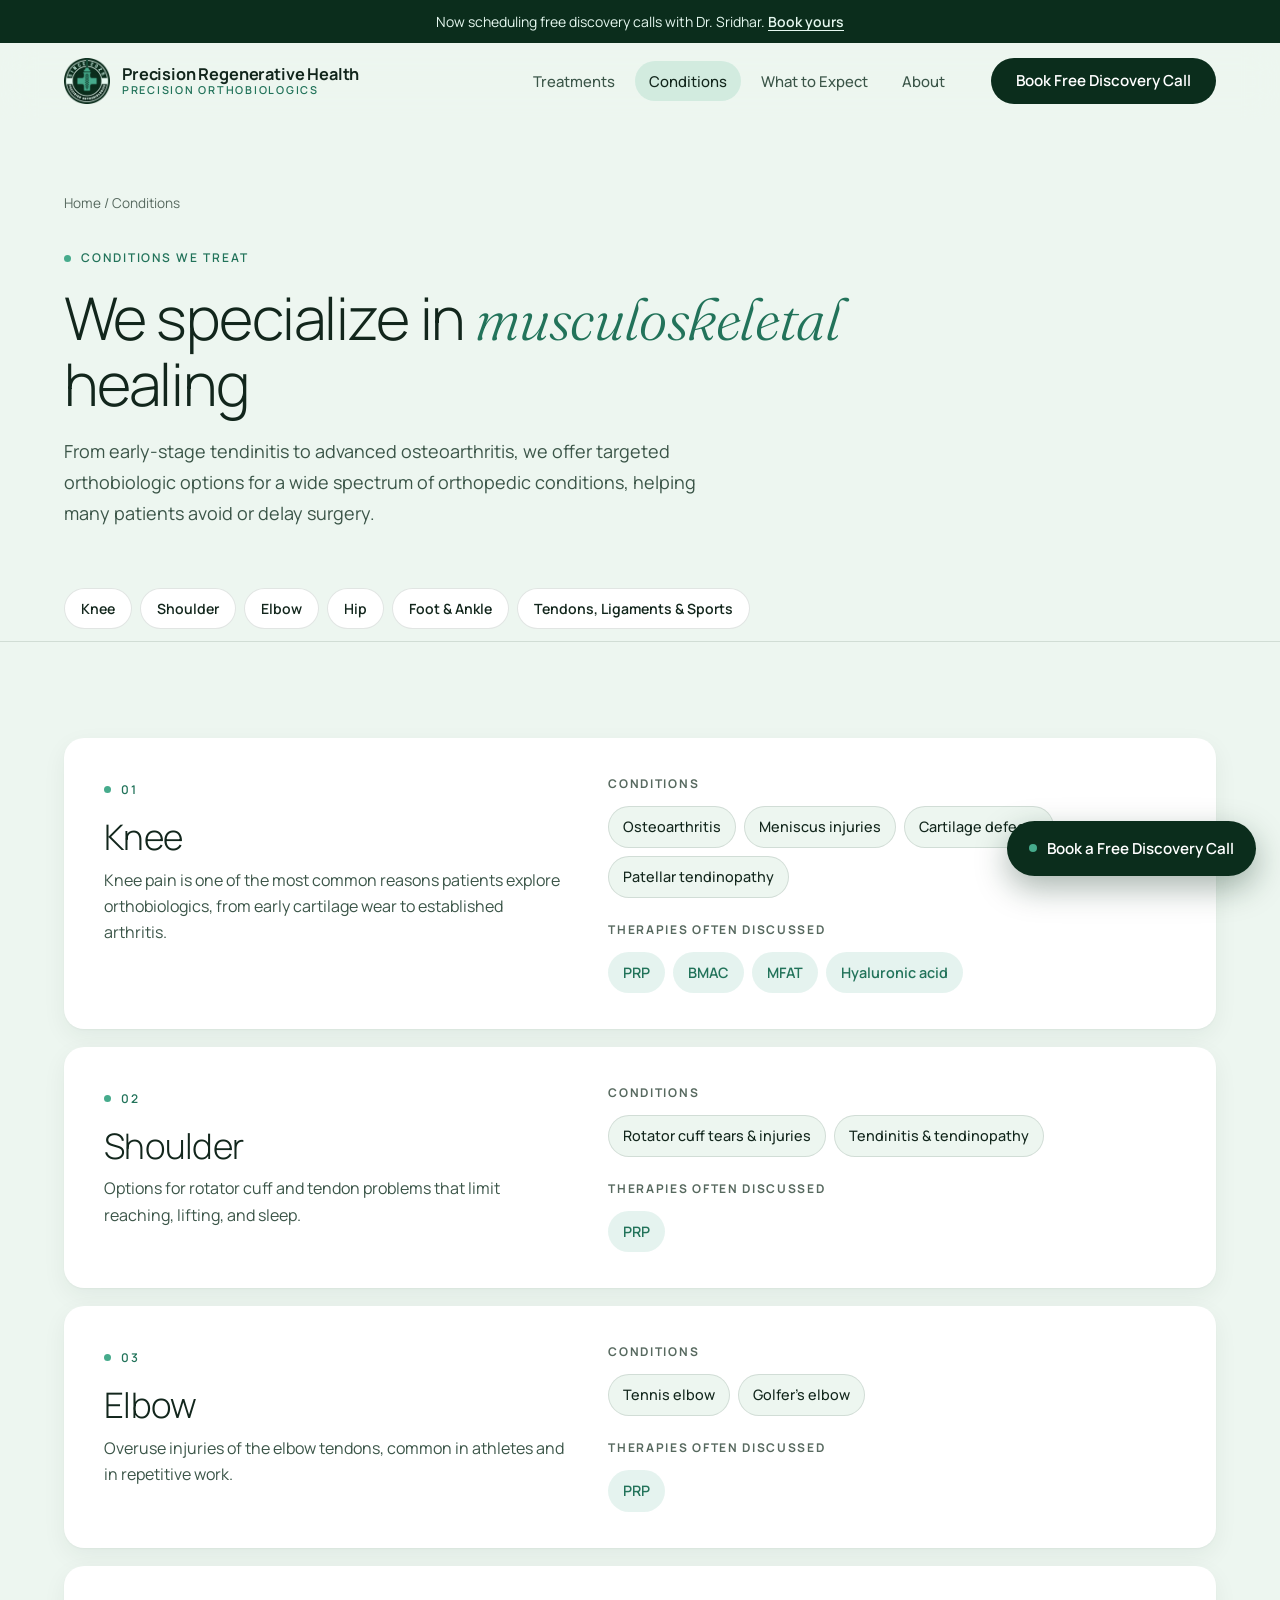
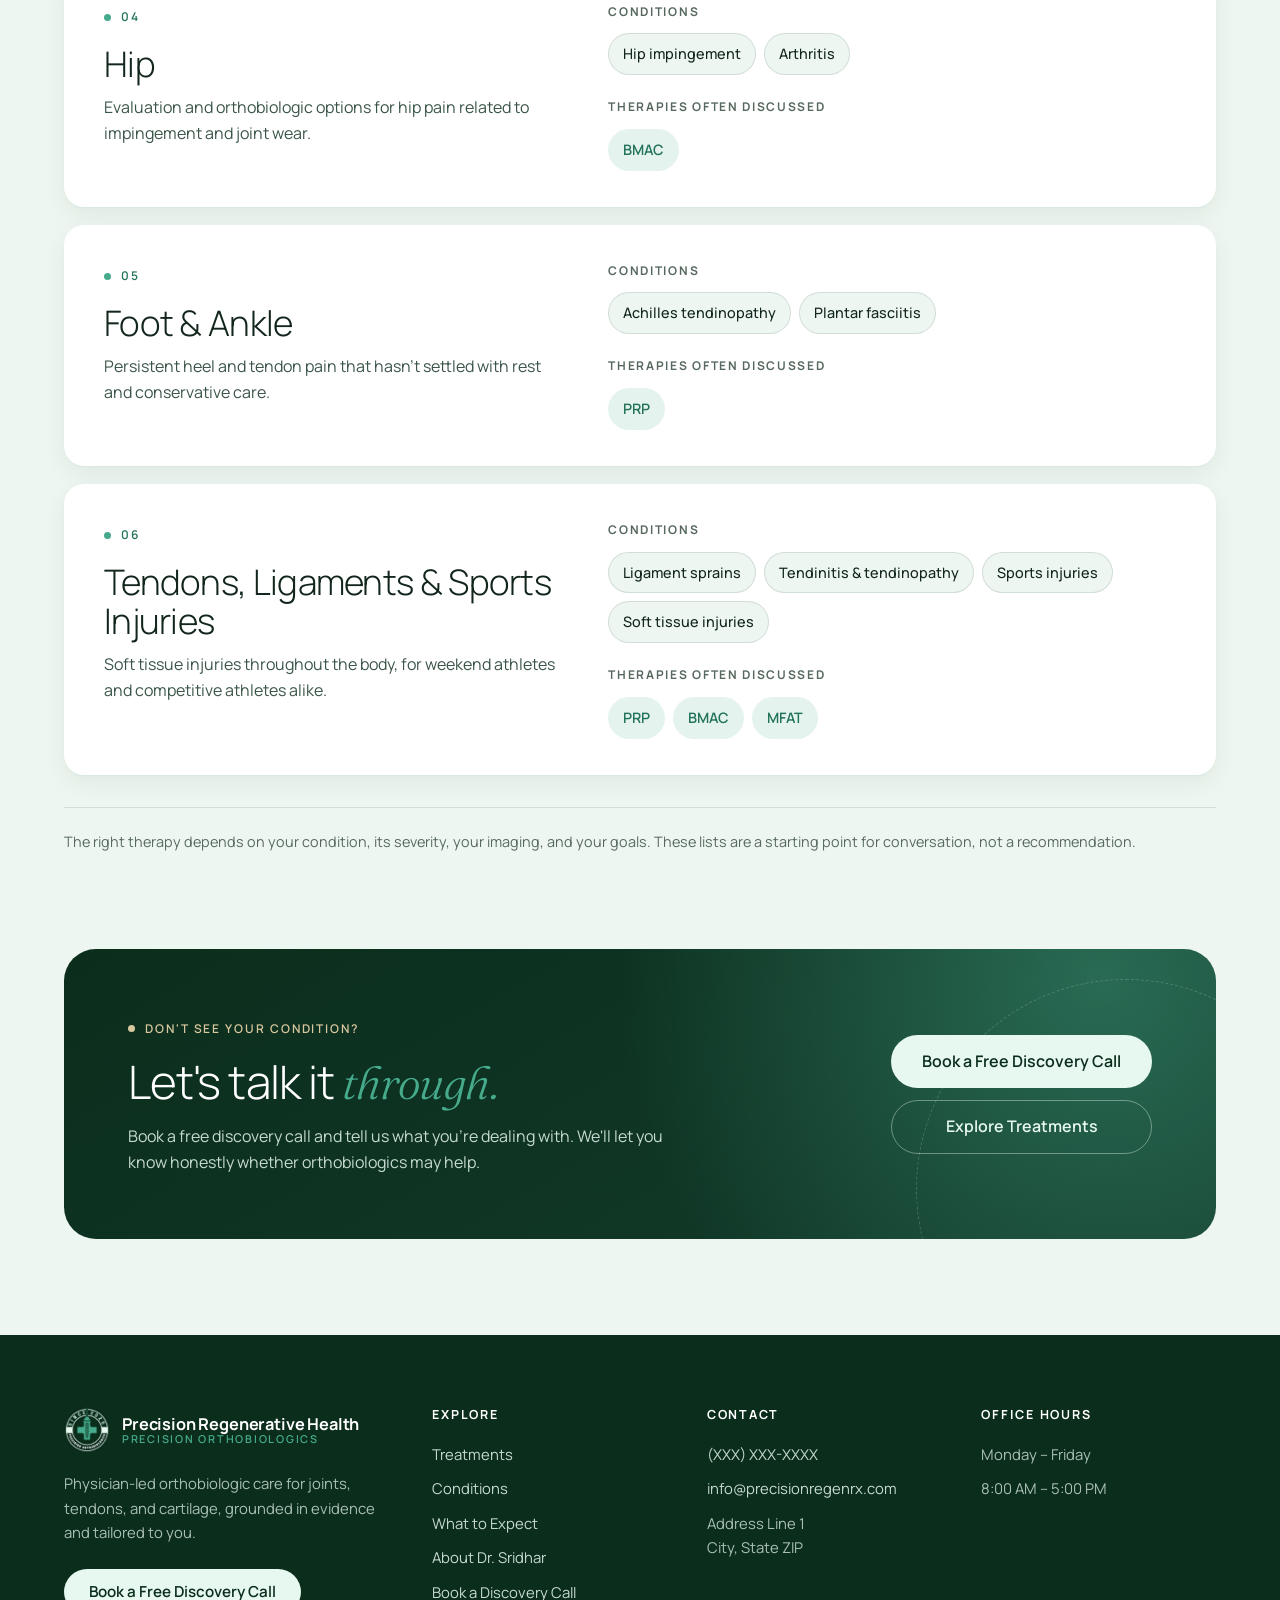
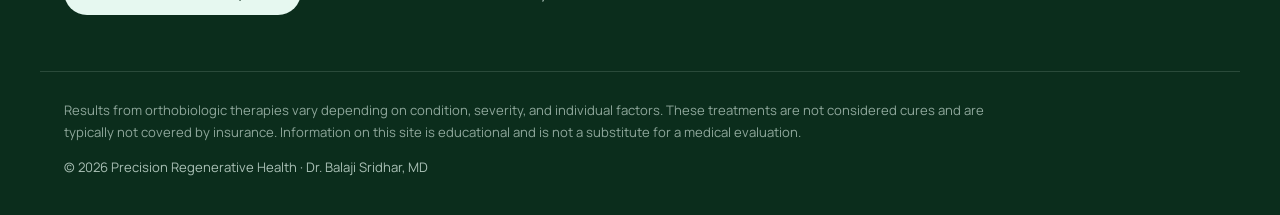
<file: conditions.html>
<!DOCTYPE html>
<html lang="en">
<head>
<meta charset="UTF-8">
<meta name="viewport" content="width=device-width, initial-scale=1.0">
<title>Conditions We Treat — Precision Regenerative Health</title>
<meta name="description" content="Orthobiologic care for knee, shoulder, elbow, hip, foot and ankle conditions, plus tendon, ligament, and sports injuries.">
<link rel="canonical" href="https://precisionregenerativehealth.com/conditions.html">
<meta property="og:title" content="Conditions We Treat — Precision Regenerative Health">
<meta property="og:image" content="https://precisionregenerativehealth.com/assets/img/logo.png">
<link rel="icon" type="image/png" href="assets/img/favicon.png">
<link rel="preconnect" href="https://fonts.googleapis.com">
<link rel="preconnect" href="https://fonts.gstatic.com" crossorigin>
<link href="https://fonts.googleapis.com/css2?family=Fraunces:ital,opsz,wght@1,9..144,300;1,9..144,400&family=Manrope:wght@300;400;500;600;700&display=swap" rel="stylesheet">
<link rel="stylesheet" href="assets/css/styles.css">
</head>
<body>

<a class="skip-link" href="#main">Skip to content</a>

<div class="announce">
  <a href="book.html">Now scheduling free discovery calls with Dr. Sridhar. <span>Book yours</span></a>
</div>

<header class="site-header">
  <div class="container header-inner">
    <a class="brand" href="index.html" aria-label="Precision Regenerative Health home">
      <img src="assets/img/logo.png" alt="" width="46" height="46">
      <span class="brand-text">
        <span class="brand-name">Precision Regenerative Health</span>
        <span class="brand-sub">Precision Orthobiologics</span>
      </span>
    </a>
    <nav class="main-nav" id="main-nav" aria-label="Main">
      <ul>
        <li><a href="treatments.html">Treatments</a></li>
        <li><a href="conditions.html" aria-current="page">Conditions</a></li>
        <li><a href="what-to-expect.html">What to Expect</a></li>
        <li><a href="about.html">About</a></li>
      </ul>
    </nav>
    <a class="btn btn-primary header-cta" href="book.html">Book Free Discovery Call</a>
    <button class="nav-toggle" type="button" aria-controls="main-nav" aria-expanded="false" aria-label="Open menu"><span></span></button>
  </div>
</header>

<main id="main">

  <section class="page-hero">
    <div class="container">
      <nav class="crumbs" aria-label="Breadcrumb"><a href="index.html">Home</a> / Conditions</nav>
      <p class="eyebrow">Conditions We Treat</p>
      <h1>We specialize in <em>musculoskeletal</em> healing</h1>
      <p class="lead">From early-stage tendinitis to advanced osteoarthritis, we offer targeted orthobiologic options for a wide spectrum of orthopedic conditions, helping many patients avoid or delay surgery.</p>
    </div>
  </section>

  <nav class="chip-nav" aria-label="Body areas on this page">
    <div class="container">
      <ul>
        <li><a href="#knee">Knee</a></li>
        <li><a href="#shoulder">Shoulder</a></li>
        <li><a href="#elbow">Elbow</a></li>
        <li><a href="#hip">Hip</a></li>
        <li><a href="#foot-ankle">Foot &amp; Ankle</a></li>
        <li><a href="#sports">Tendons, Ligaments &amp; Sports</a></li>
      </ul>
    </div>
  </nav>

  <section class="section">
    <div class="container">

      <article class="region" id="knee">
        <div>
          <p class="eyebrow">01</p>
          <h2>Knee</h2>
          <p>Knee pain is one of the most common reasons patients explore orthobiologics, from early cartilage wear to established arthritis.</p>
        </div>
        <div class="region-body">
          <div>
            <p class="label">Conditions</p>
            <ul class="pills">
              <li>Osteoarthritis</li>
              <li>Meniscus injuries</li>
              <li>Cartilage defects</li>
              <li>Patellar tendinopathy</li>
            </ul>
          </div>
          <div>
            <p class="label">Therapies often discussed</p>
            <ul class="pills mint">
              <li>PRP</li>
              <li>BMAC</li>
              <li>MFAT</li>
              <li>Hyaluronic acid</li>
            </ul>
          </div>
        </div>
      </article>

      <article class="region" id="shoulder">
        <div>
          <p class="eyebrow">02</p>
          <h2>Shoulder</h2>
          <p>Options for rotator cuff and tendon problems that limit reaching, lifting, and sleep.</p>
        </div>
        <div class="region-body">
          <div>
            <p class="label">Conditions</p>
            <ul class="pills">
              <li>Rotator cuff tears &amp; injuries</li>
              <li>Tendinitis &amp; tendinopathy</li>
            </ul>
          </div>
          <div>
            <p class="label">Therapies often discussed</p>
            <ul class="pills mint">
              <li>PRP</li>
            </ul>
          </div>
        </div>
      </article>

      <article class="region" id="elbow">
        <div>
          <p class="eyebrow">03</p>
          <h2>Elbow</h2>
          <p>Overuse injuries of the elbow tendons, common in athletes and in repetitive work.</p>
        </div>
        <div class="region-body">
          <div>
            <p class="label">Conditions</p>
            <ul class="pills">
              <li>Tennis elbow</li>
              <li>Golfer's elbow</li>
            </ul>
          </div>
          <div>
            <p class="label">Therapies often discussed</p>
            <ul class="pills mint">
              <li>PRP</li>
            </ul>
          </div>
        </div>
      </article>

      <article class="region" id="hip">
        <div>
          <p class="eyebrow">04</p>
          <h2>Hip</h2>
          <p>Evaluation and orthobiologic options for hip pain related to impingement and joint wear.</p>
        </div>
        <div class="region-body">
          <div>
            <p class="label">Conditions</p>
            <ul class="pills">
              <li>Hip impingement</li>
              <li>Arthritis</li>
            </ul>
          </div>
          <div>
            <p class="label">Therapies often discussed</p>
            <ul class="pills mint">
              <li>BMAC</li>
            </ul>
          </div>
        </div>
      </article>

      <article class="region" id="foot-ankle">
        <div>
          <p class="eyebrow">05</p>
          <h2>Foot &amp; Ankle</h2>
          <p>Persistent heel and tendon pain that hasn't settled with rest and conservative care.</p>
        </div>
        <div class="region-body">
          <div>
            <p class="label">Conditions</p>
            <ul class="pills">
              <li>Achilles tendinopathy</li>
              <li>Plantar fasciitis</li>
            </ul>
          </div>
          <div>
            <p class="label">Therapies often discussed</p>
            <ul class="pills mint">
              <li>PRP</li>
            </ul>
          </div>
        </div>
      </article>

      <article class="region" id="sports">
        <div>
          <p class="eyebrow">06</p>
          <h2>Tendons, Ligaments &amp; Sports Injuries</h2>
          <p>Soft tissue injuries throughout the body, for weekend athletes and competitive athletes alike.</p>
        </div>
        <div class="region-body">
          <div>
            <p class="label">Conditions</p>
            <ul class="pills">
              <li>Ligament sprains</li>
              <li>Tendinitis &amp; tendinopathy</li>
              <li>Sports injuries</li>
              <li>Soft tissue injuries</li>
            </ul>
          </div>
          <div>
            <p class="label">Therapies often discussed</p>
            <ul class="pills mint">
              <li>PRP</li>
              <li>BMAC</li>
              <li>MFAT</li>
            </ul>
          </div>
        </div>
      </article>

      <p class="book-tip" style="margin-top: 32px;">The right therapy depends on your condition, its severity, your imaging, and your goals. These lists are a starting point for conversation, not a recommendation.</p>

    </div>
  </section>

  <section class="section" style="padding-top: 0;">
    <div class="container">
      <div class="cta-panel">
        <div>
          <p class="eyebrow">Don't See Your Condition?</p>
          <h2>Let's talk it <em>through.</em></h2>
          <p>Book a free discovery call and tell us what you're dealing with. We'll let you know honestly whether orthobiologics may help.</p>
        </div>
        <div class="cta-actions">
          <a class="btn btn-light btn-lg" href="book.html">Book a Free Discovery Call</a>
          <a class="btn btn-outline-light btn-lg" href="treatments.html">Explore Treatments</a>
        </div>
      </div>
    </div>
  </section>

</main>

<footer class="site-footer">
  <div class="container footer-grid">
    <div class="footer-brand">
      <a class="brand" href="index.html" aria-label="Precision Regenerative Health home">
        <img src="assets/img/logo.png" alt="" width="46" height="46">
        <span class="brand-text">
          <span class="brand-name">Precision Regenerative Health</span>
          <span class="brand-sub">Precision Orthobiologics</span>
        </span>
      </a>
      <p>Physician-led orthobiologic care for joints, tendons, and cartilage, grounded in evidence and tailored to you.</p>
      <a class="btn btn-light" href="book.html">Book a Free Discovery Call</a>
    </div>
    <div>
      <h3>Explore</h3>
      <ul>
        <li><a href="treatments.html">Treatments</a></li>
        <li><a href="conditions.html">Conditions</a></li>
        <li><a href="what-to-expect.html">What to Expect</a></li>
        <li><a href="about.html">About Dr. Sridhar</a></li>
        <li><a href="book.html">Book a Discovery Call</a></li>
      </ul>
    </div>
    <div>
      <h3>Contact</h3>
      <ul>
        <li><a href="tel:+1XXXXXXXXXX">(XXX) XXX-XXXX</a></li>
        <li><a href="mailto:info@precisionregenrx.com">info@precisionregenrx.com</a></li>
        <li>Address Line 1<br>City, State ZIP</li>
      </ul>
    </div>
    <div>
      <h3>Office Hours</h3>
      <ul>
        <li>Monday – Friday</li>
        <li>8:00 AM – 5:00 PM</li>
      </ul>
    </div>
  </div>
  <div class="container footer-bottom">
    <p class="footer-disclaimer">Results from orthobiologic therapies vary depending on condition, severity, and individual factors. These treatments are not considered cures and are typically not covered by insurance. Information on this site is educational and is not a substitute for a medical evaluation.</p>
    <p>© <span data-year>2026</span> Precision Regenerative Health · Dr. Balaji Sridhar, MD</p>
  </div>
</footer>

<a class="float-cta" href="book.html"><span class="pulse" aria-hidden="true"></span>Book a Free Discovery Call</a>

<script src="assets/js/main.js" defer></script>
</body>
</html>
</file>
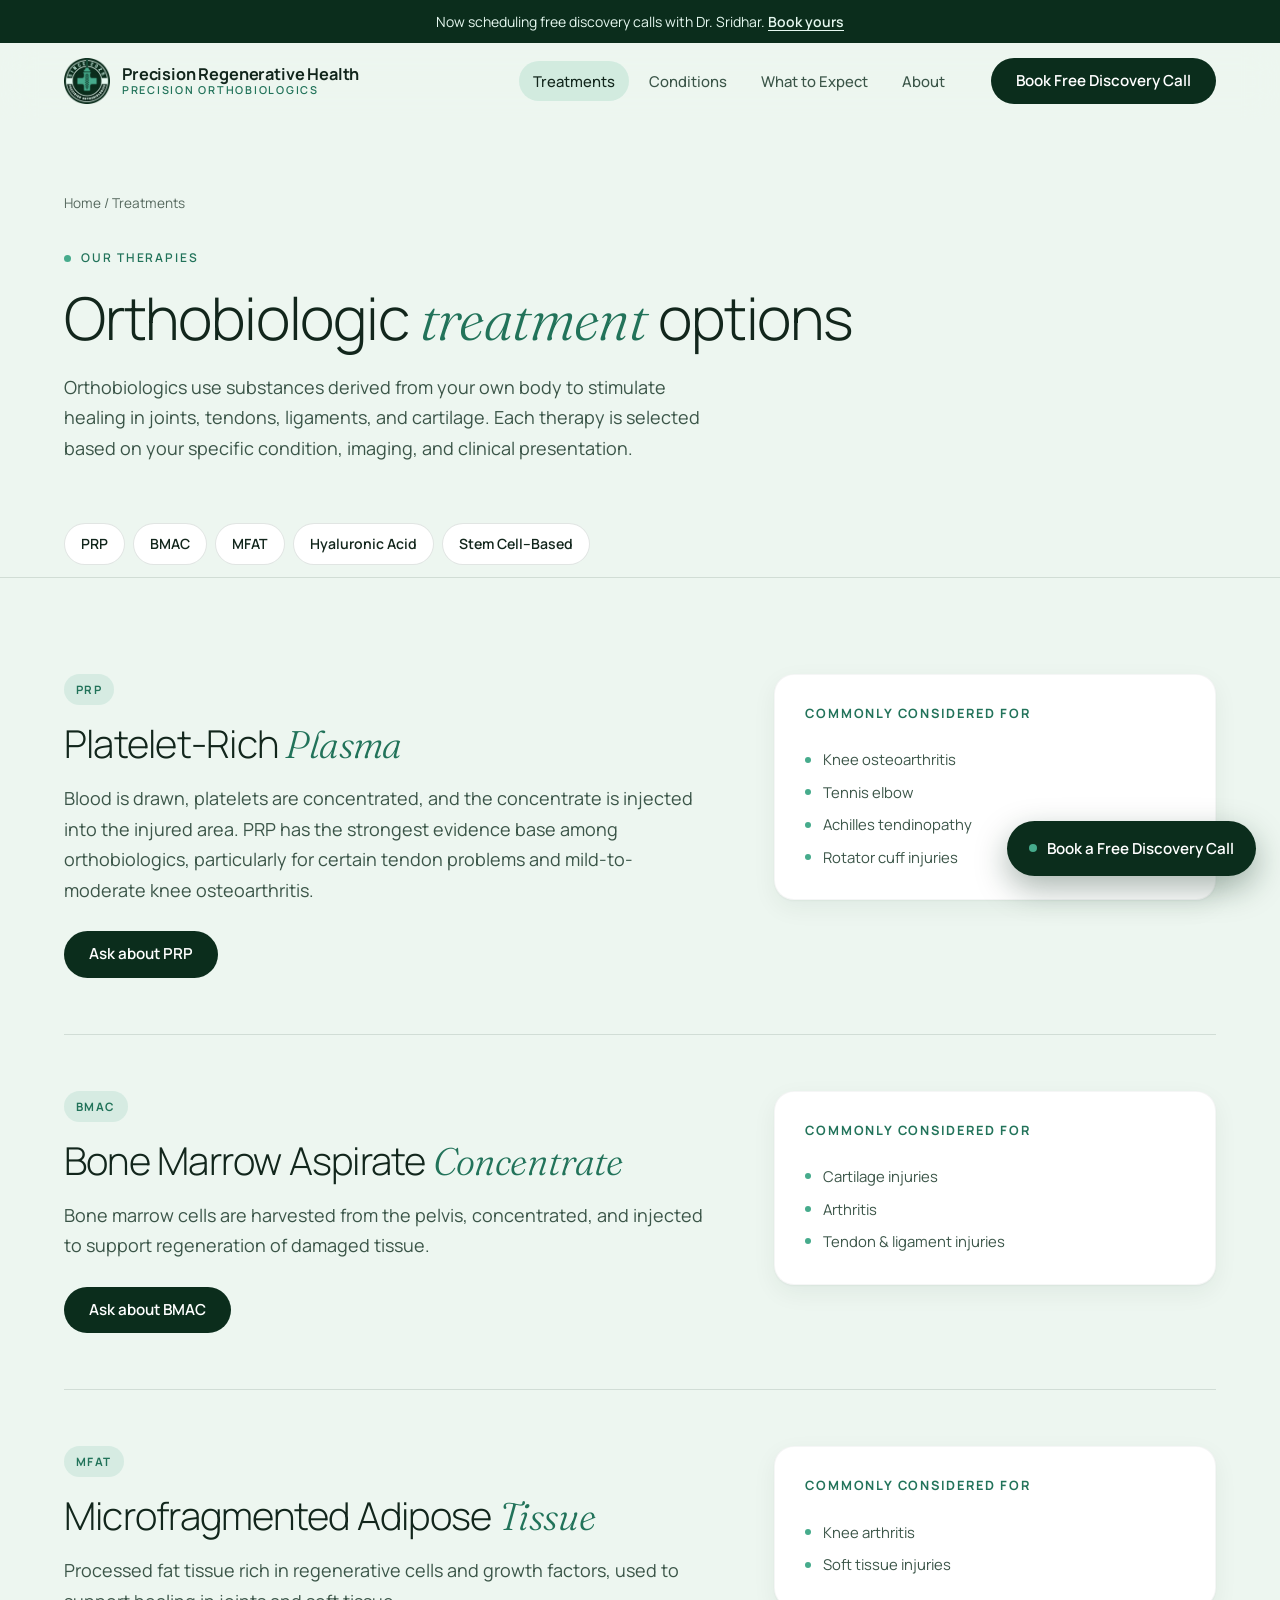
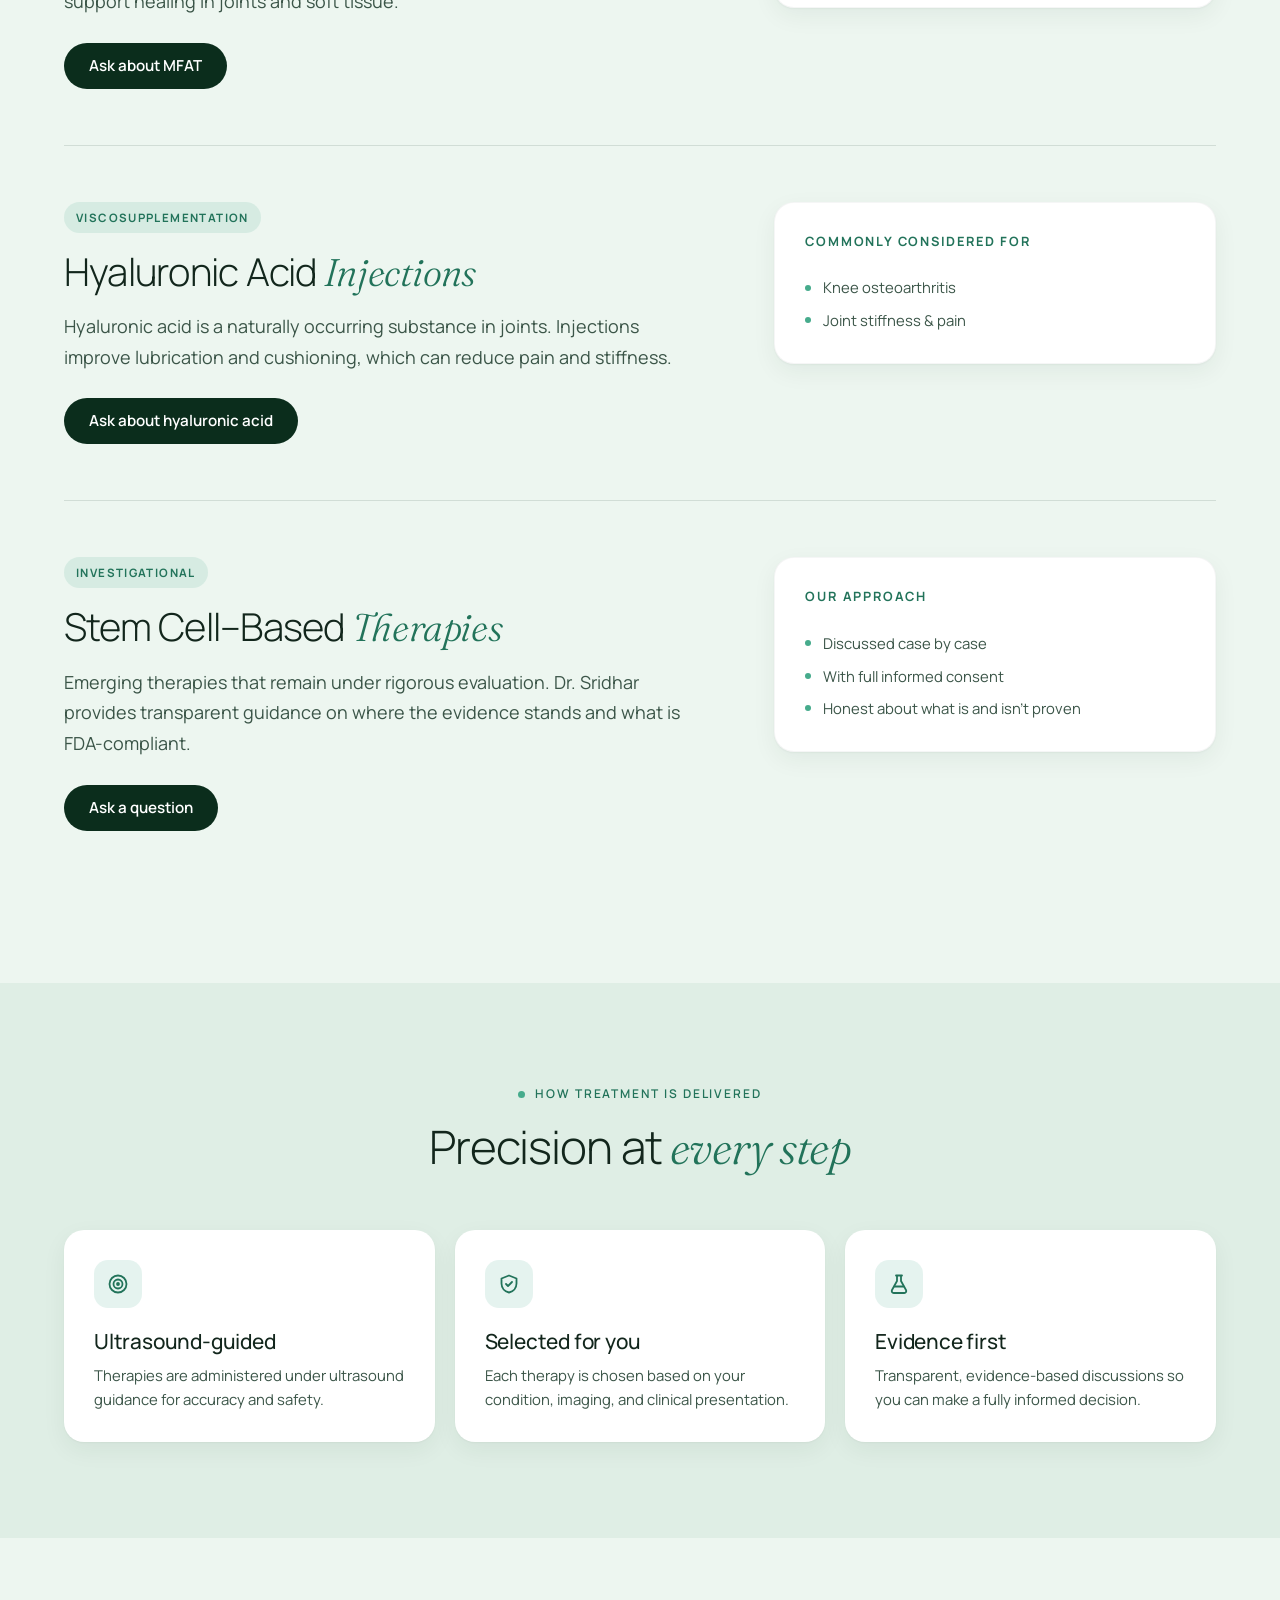
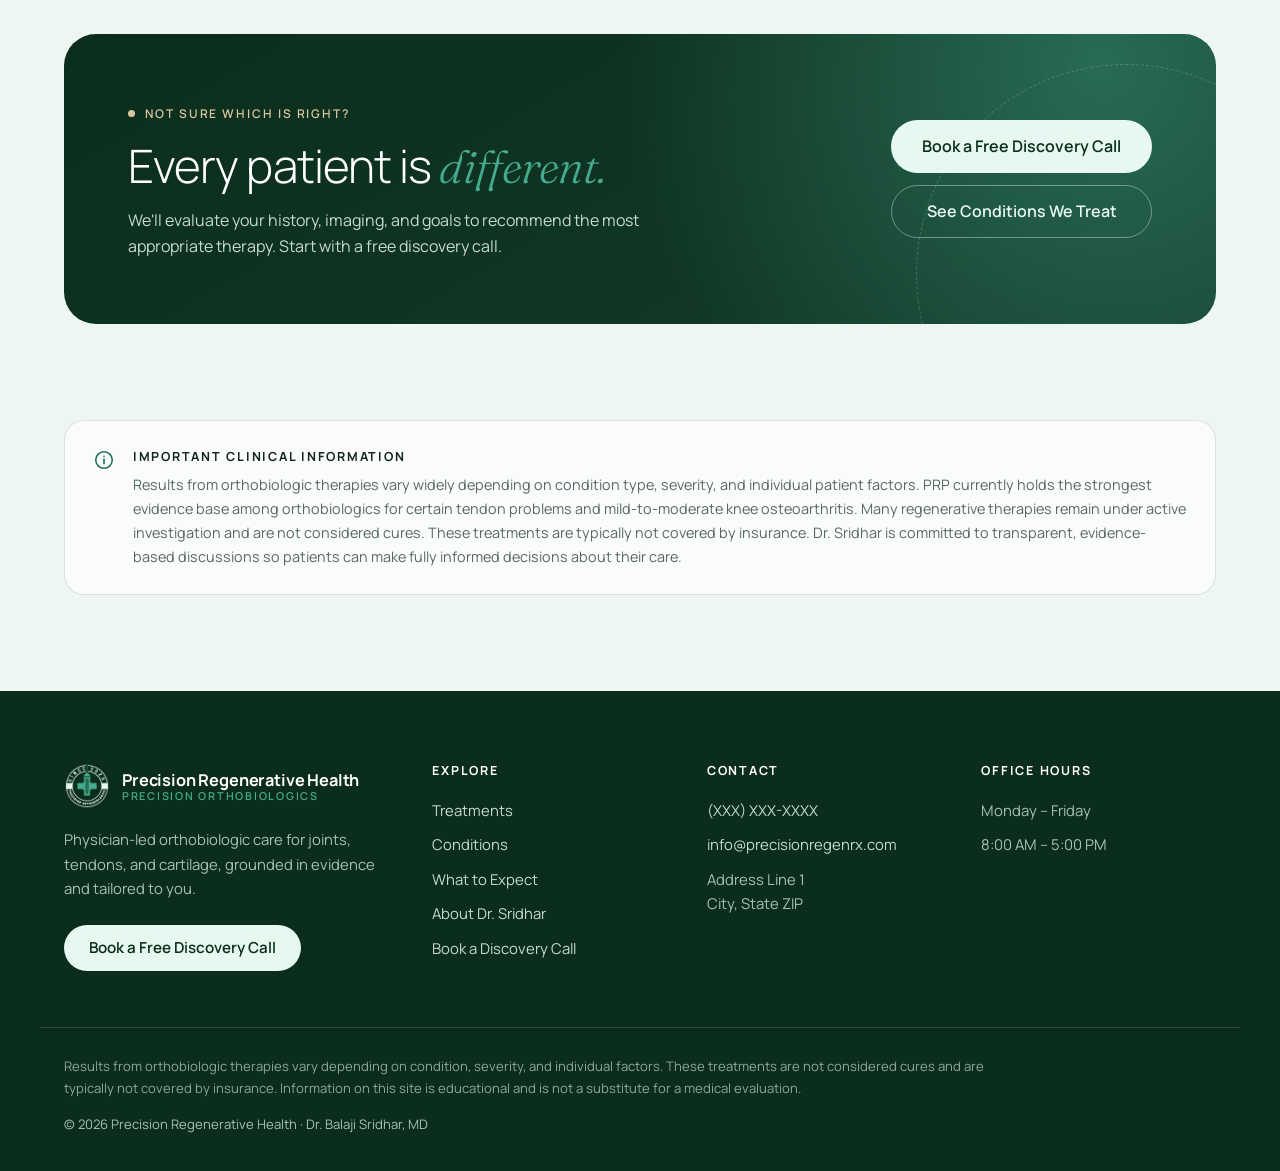
<file: treatments.html>
<!DOCTYPE html>
<html lang="en">
<head>
<meta charset="UTF-8">
<meta name="viewport" content="width=device-width, initial-scale=1.0">
<title>Orthobiologic Treatments: PRP, BMAC &amp; More — Precision Regenerative Health</title>
<meta name="description" content="Learn about orthobiologic treatment options at Precision Regenerative Health: PRP, BMAC, microfragmented adipose tissue, hyaluronic acid, and investigational therapies.">
<link rel="canonical" href="https://precisionregenerativehealth.com/treatments.html">
<meta property="og:title" content="Orthobiologic Treatments — Precision Regenerative Health">
<meta property="og:image" content="https://precisionregenerativehealth.com/assets/img/logo.png">
<link rel="icon" type="image/png" href="assets/img/favicon.png">
<link rel="preconnect" href="https://fonts.googleapis.com">
<link rel="preconnect" href="https://fonts.gstatic.com" crossorigin>
<link href="https://fonts.googleapis.com/css2?family=Fraunces:ital,opsz,wght@1,9..144,300;1,9..144,400&family=Manrope:wght@300;400;500;600;700&display=swap" rel="stylesheet">
<link rel="stylesheet" href="assets/css/styles.css">
</head>
<body>

<a class="skip-link" href="#main">Skip to content</a>

<div class="announce">
  <a href="book.html">Now scheduling free discovery calls with Dr. Sridhar. <span>Book yours</span></a>
</div>

<header class="site-header">
  <div class="container header-inner">
    <a class="brand" href="index.html" aria-label="Precision Regenerative Health home">
      <img src="assets/img/logo.png" alt="" width="46" height="46">
      <span class="brand-text">
        <span class="brand-name">Precision Regenerative Health</span>
        <span class="brand-sub">Precision Orthobiologics</span>
      </span>
    </a>
    <nav class="main-nav" id="main-nav" aria-label="Main">
      <ul>
        <li><a href="treatments.html" aria-current="page">Treatments</a></li>
        <li><a href="conditions.html">Conditions</a></li>
        <li><a href="what-to-expect.html">What to Expect</a></li>
        <li><a href="about.html">About</a></li>
      </ul>
    </nav>
    <a class="btn btn-primary header-cta" href="book.html">Book Free Discovery Call</a>
    <button class="nav-toggle" type="button" aria-controls="main-nav" aria-expanded="false" aria-label="Open menu"><span></span></button>
  </div>
</header>

<main id="main">

  <section class="page-hero">
    <div class="container">
      <nav class="crumbs" aria-label="Breadcrumb"><a href="index.html">Home</a> / Treatments</nav>
      <p class="eyebrow">Our Therapies</p>
      <h1>Orthobiologic <em>treatment</em> options</h1>
      <p class="lead">Orthobiologics use substances derived from your own body to stimulate healing in joints, tendons, ligaments, and cartilage. Each therapy is selected based on your specific condition, imaging, and clinical presentation.</p>
    </div>
  </section>

  <nav class="chip-nav" aria-label="Treatments on this page">
    <div class="container">
      <ul>
        <li><a href="#prp">PRP</a></li>
        <li><a href="#bmac">BMAC</a></li>
        <li><a href="#mfat">MFAT</a></li>
        <li><a href="#hyaluronic-acid">Hyaluronic Acid</a></li>
        <li><a href="#investigational">Stem Cell–Based</a></li>
      </ul>
    </div>
  </nav>

  <section class="section">
    <div class="container">

      <article class="detail" id="prp">
        <div>
          <span class="tag">PRP</span>
          <h2>Platelet-Rich <em>Plasma</em></h2>
          <p class="lead">Blood is drawn, platelets are concentrated, and the concentrate is injected into the injured area. PRP has the strongest evidence base among orthobiologics, particularly for certain tendon problems and mild-to-moderate knee osteoarthritis.</p>
          <a class="btn btn-primary" href="book.html">Ask about PRP</a>
        </div>
        <div class="card">
          <h3>Commonly considered for</h3>
          <ul class="dot-list">
            <li>Knee osteoarthritis</li>
            <li>Tennis elbow</li>
            <li>Achilles tendinopathy</li>
            <li>Rotator cuff injuries</li>
          </ul>
        </div>
      </article>

      <article class="detail" id="bmac">
        <div>
          <span class="tag">BMAC</span>
          <h2>Bone Marrow Aspirate <em>Concentrate</em></h2>
          <p class="lead">Bone marrow cells are harvested from the pelvis, concentrated, and injected to support regeneration of damaged tissue.</p>
          <a class="btn btn-primary" href="book.html">Ask about BMAC</a>
        </div>
        <div class="card">
          <h3>Commonly considered for</h3>
          <ul class="dot-list">
            <li>Cartilage injuries</li>
            <li>Arthritis</li>
            <li>Tendon &amp; ligament injuries</li>
          </ul>
        </div>
      </article>

      <article class="detail" id="mfat">
        <div>
          <span class="tag">MFAT</span>
          <h2>Microfragmented Adipose <em>Tissue</em></h2>
          <p class="lead">Processed fat tissue rich in regenerative cells and growth factors, used to support healing in joints and soft tissue.</p>
          <a class="btn btn-primary" href="book.html">Ask about MFAT</a>
        </div>
        <div class="card">
          <h3>Commonly considered for</h3>
          <ul class="dot-list">
            <li>Knee arthritis</li>
            <li>Soft tissue injuries</li>
          </ul>
        </div>
      </article>

      <article class="detail" id="hyaluronic-acid">
        <div>
          <span class="tag">Viscosupplementation</span>
          <h2>Hyaluronic Acid <em>Injections</em></h2>
          <p class="lead">Hyaluronic acid is a naturally occurring substance in joints. Injections improve lubrication and cushioning, which can reduce pain and stiffness.</p>
          <a class="btn btn-primary" href="book.html">Ask about hyaluronic acid</a>
        </div>
        <div class="card">
          <h3>Commonly considered for</h3>
          <ul class="dot-list">
            <li>Knee osteoarthritis</li>
            <li>Joint stiffness &amp; pain</li>
          </ul>
        </div>
      </article>

      <article class="detail" id="investigational">
        <div>
          <span class="tag">Investigational</span>
          <h2>Stem Cell–Based <em>Therapies</em></h2>
          <p class="lead">Emerging therapies that remain under rigorous evaluation. Dr. Sridhar provides transparent guidance on where the evidence stands and what is FDA-compliant.</p>
          <a class="btn btn-primary" href="book.html">Ask a question</a>
        </div>
        <div class="card">
          <h3>Our approach</h3>
          <ul class="dot-list">
            <li>Discussed case by case</li>
            <li>With full informed consent</li>
            <li>Honest about what is and isn't proven</li>
          </ul>
        </div>
      </article>

    </div>
  </section>

  <section class="section section-alt">
    <div class="container">
      <div class="section-head center">
        <p class="eyebrow">How Treatment Is Delivered</p>
        <h2>Precision at <em>every step</em></h2>
      </div>
      <div class="grid-3">
        <div class="pillar">
          <div class="pillar-icon"><svg viewBox="0 0 24 24" fill="none" stroke="currentColor" stroke-width="1.8" stroke-linecap="round" stroke-linejoin="round" aria-hidden="true"><circle cx="12" cy="12" r="8.5"/><circle cx="12" cy="12" r="4.5"/><circle cx="12" cy="12" r="1"/></svg></div>
          <h3>Ultrasound-guided</h3>
          <p>Therapies are administered under ultrasound guidance for accuracy and safety.</p>
        </div>
        <div class="pillar">
          <div class="pillar-icon"><svg viewBox="0 0 24 24" fill="none" stroke="currentColor" stroke-width="1.8" stroke-linecap="round" stroke-linejoin="round" aria-hidden="true"><path d="M12 3.5 4.5 6.5v5c0 4.5 3.2 8 7.5 9 4.3-1 7.5-4.5 7.5-9v-5z"/><path d="m9 12 2 2 4-4"/></svg></div>
          <h3>Selected for you</h3>
          <p>Each therapy is chosen based on your condition, imaging, and clinical presentation.</p>
        </div>
        <div class="pillar">
          <div class="pillar-icon"><svg viewBox="0 0 24 24" fill="none" stroke="currentColor" stroke-width="1.8" stroke-linecap="round" stroke-linejoin="round" aria-hidden="true"><path d="M9 3.5h6M10 3.5v5.5L5 18a2 2 0 0 0 1.7 3h10.6a2 2 0 0 0 1.7-3l-5-9V3.5"/><path d="M7.5 14.5h9"/></svg></div>
          <h3>Evidence first</h3>
          <p>Transparent, evidence-based discussions so you can make a fully informed decision.</p>
        </div>
      </div>
    </div>
  </section>

  <section class="section">
    <div class="container">
      <div class="cta-panel">
        <div>
          <p class="eyebrow">Not Sure Which Is Right?</p>
          <h2>Every patient is <em>different.</em></h2>
          <p>We'll evaluate your history, imaging, and goals to recommend the most appropriate therapy. Start with a free discovery call.</p>
        </div>
        <div class="cta-actions">
          <a class="btn btn-light btn-lg" href="book.html">Book a Free Discovery Call</a>
          <a class="btn btn-outline-light btn-lg" href="conditions.html">See Conditions We Treat</a>
        </div>
      </div>
    </div>
  </section>

  <section class="container" style="padding-bottom: 96px;">
    <div class="notice">
      <svg viewBox="0 0 24 24" fill="none" stroke="currentColor" stroke-width="1.8" stroke-linecap="round" aria-hidden="true"><circle cx="12" cy="12" r="9"/><path d="M12 11v5M12 8h.01"/></svg>
      <div>
        <strong>Important Clinical Information</strong>
        Results from orthobiologic therapies vary widely depending on condition type, severity, and individual patient factors. PRP currently holds the strongest evidence base among orthobiologics for certain tendon problems and mild-to-moderate knee osteoarthritis. Many regenerative therapies remain under active investigation and are not considered cures. These treatments are typically not covered by insurance. Dr. Sridhar is committed to transparent, evidence-based discussions so patients can make fully informed decisions about their care.
      </div>
    </div>
  </section>

</main>

<footer class="site-footer">
  <div class="container footer-grid">
    <div class="footer-brand">
      <a class="brand" href="index.html" aria-label="Precision Regenerative Health home">
        <img src="assets/img/logo.png" alt="" width="46" height="46">
        <span class="brand-text">
          <span class="brand-name">Precision Regenerative Health</span>
          <span class="brand-sub">Precision Orthobiologics</span>
        </span>
      </a>
      <p>Physician-led orthobiologic care for joints, tendons, and cartilage, grounded in evidence and tailored to you.</p>
      <a class="btn btn-light" href="book.html">Book a Free Discovery Call</a>
    </div>
    <div>
      <h3>Explore</h3>
      <ul>
        <li><a href="treatments.html">Treatments</a></li>
        <li><a href="conditions.html">Conditions</a></li>
        <li><a href="what-to-expect.html">What to Expect</a></li>
        <li><a href="about.html">About Dr. Sridhar</a></li>
        <li><a href="book.html">Book a Discovery Call</a></li>
      </ul>
    </div>
    <div>
      <h3>Contact</h3>
      <ul>
        <li><a href="tel:+1XXXXXXXXXX">(XXX) XXX-XXXX</a></li>
        <li><a href="mailto:info@precisionregenrx.com">info@precisionregenrx.com</a></li>
        <li>Address Line 1<br>City, State ZIP</li>
      </ul>
    </div>
    <div>
      <h3>Office Hours</h3>
      <ul>
        <li>Monday – Friday</li>
        <li>8:00 AM – 5:00 PM</li>
      </ul>
    </div>
  </div>
  <div class="container footer-bottom">
    <p class="footer-disclaimer">Results from orthobiologic therapies vary depending on condition, severity, and individual factors. These treatments are not considered cures and are typically not covered by insurance. Information on this site is educational and is not a substitute for a medical evaluation.</p>
    <p>© <span data-year>2026</span> Precision Regenerative Health · Dr. Balaji Sridhar, MD</p>
  </div>
</footer>

<a class="float-cta" href="book.html"><span class="pulse" aria-hidden="true"></span>Book a Free Discovery Call</a>

<script src="assets/js/main.js" defer></script>
</body>
</html>
</file>
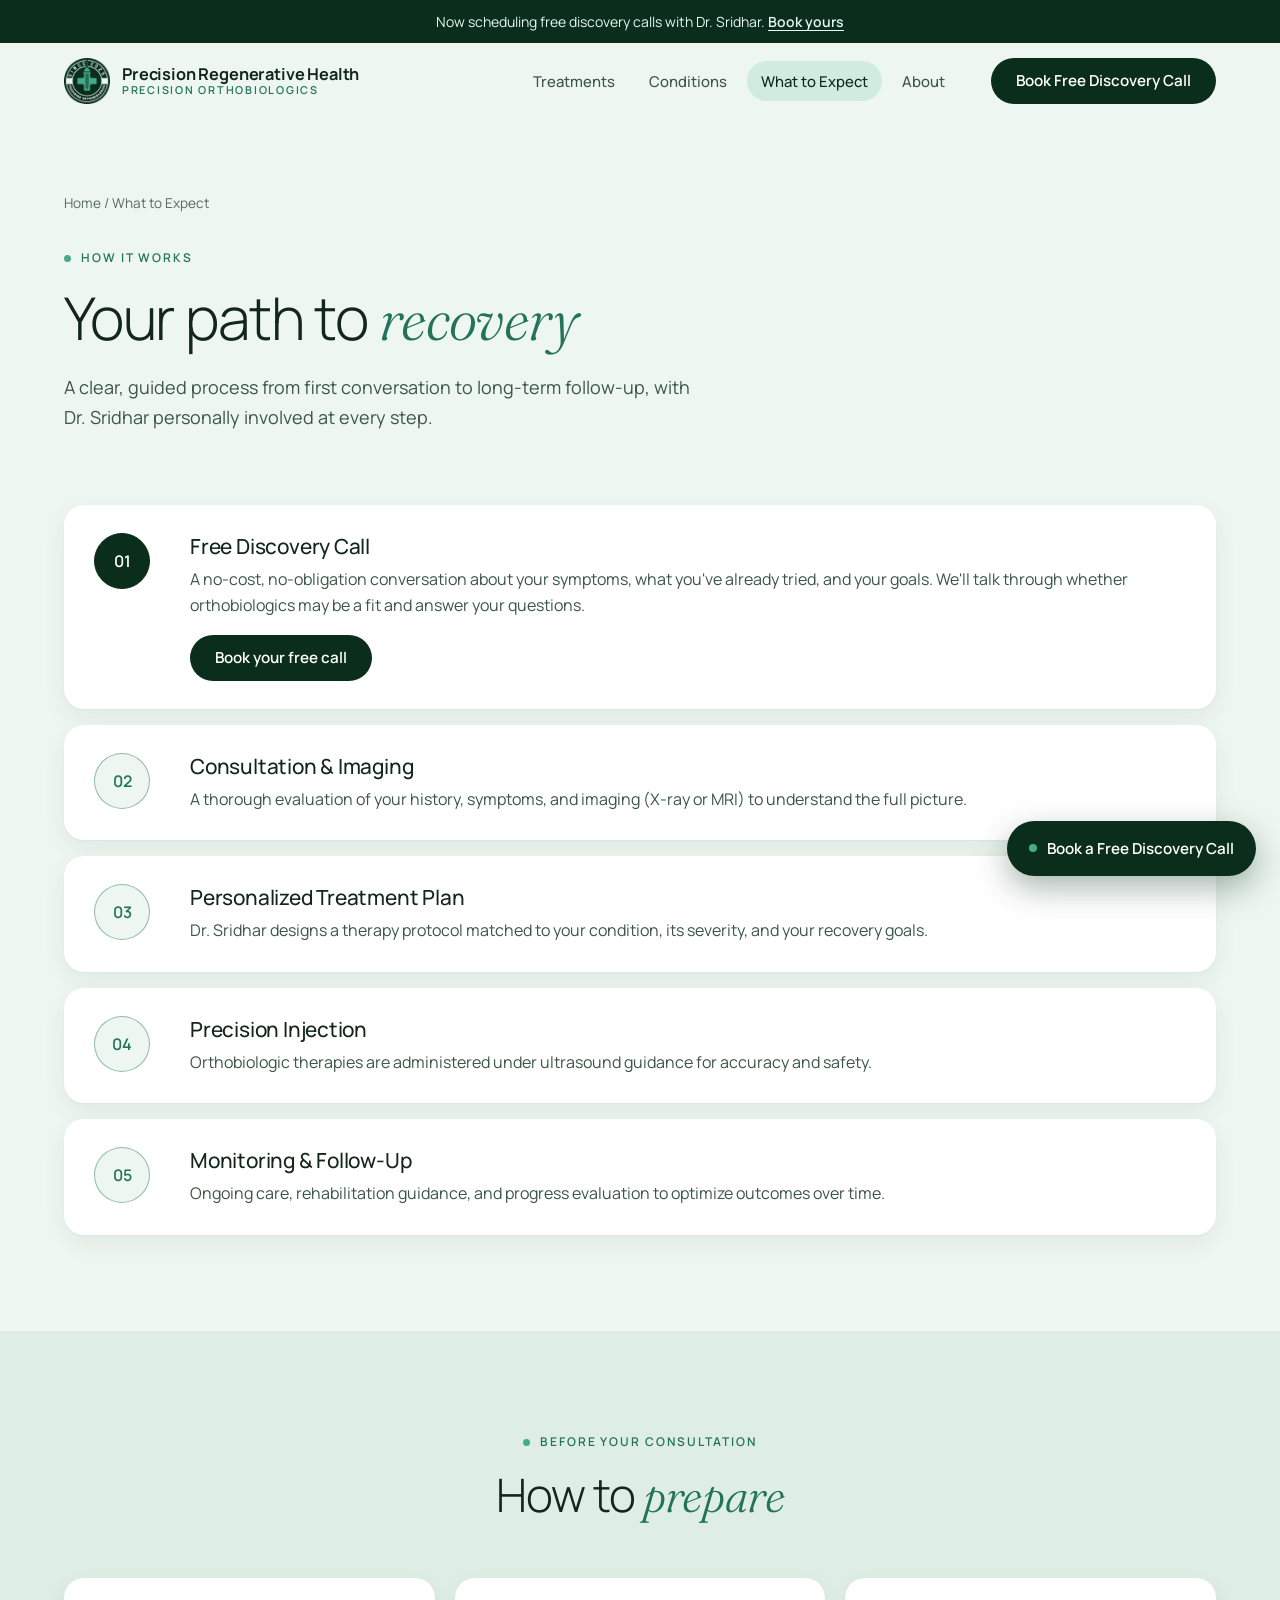
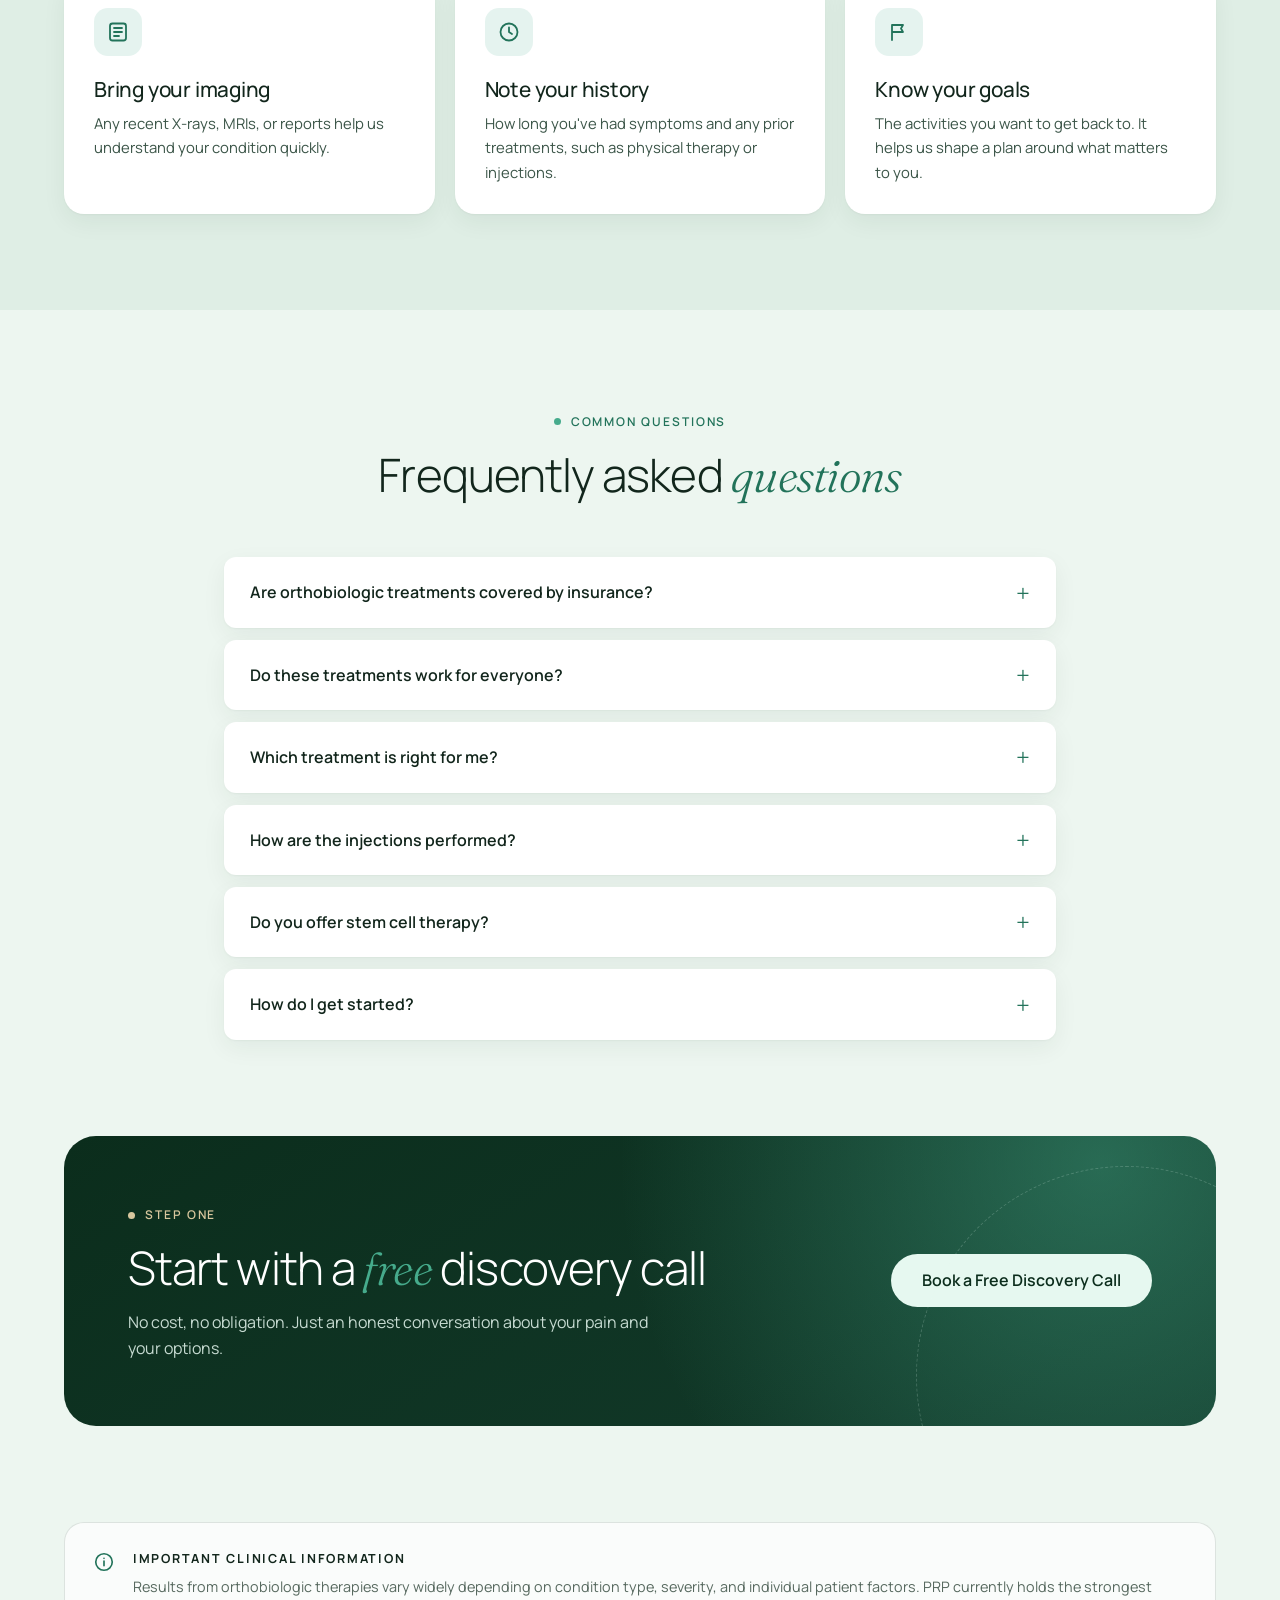
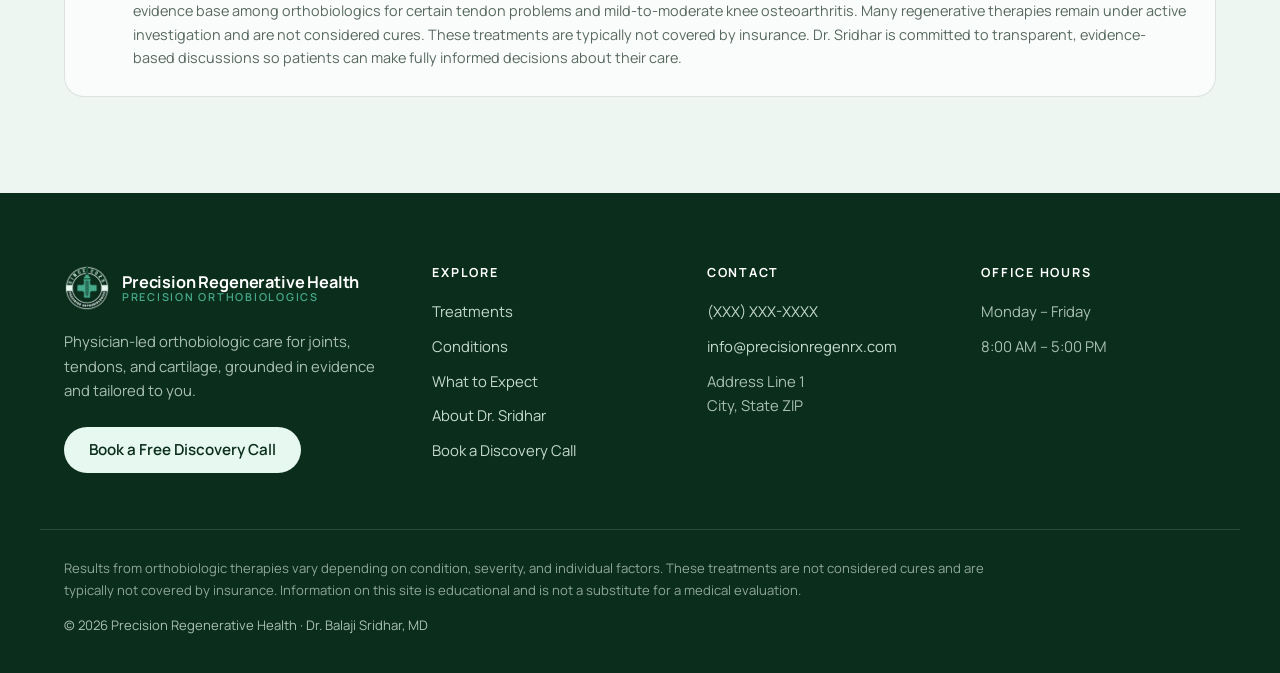
<file: what-to-expect.html>
<!DOCTYPE html>
<html lang="en">
<head>
<meta charset="UTF-8">
<meta name="viewport" content="width=device-width, initial-scale=1.0">
<title>What to Expect — Precision Regenerative Health</title>
<meta name="description" content="What to expect at Precision Regenerative Health, from your free discovery call through consultation, ultrasound-guided treatment, and follow-up.">
<link rel="canonical" href="https://precisionregenerativehealth.com/what-to-expect.html">
<meta property="og:title" content="What to Expect — Precision Regenerative Health">
<meta property="og:image" content="https://precisionregenerativehealth.com/assets/img/logo.png">
<link rel="icon" type="image/png" href="assets/img/favicon.png">
<link rel="preconnect" href="https://fonts.googleapis.com">
<link rel="preconnect" href="https://fonts.gstatic.com" crossorigin>
<link href="https://fonts.googleapis.com/css2?family=Fraunces:ital,opsz,wght@1,9..144,300;1,9..144,400&family=Manrope:wght@300;400;500;600;700&display=swap" rel="stylesheet">
<link rel="stylesheet" href="assets/css/styles.css">
</head>
<body>

<a class="skip-link" href="#main">Skip to content</a>

<div class="announce">
  <a href="book.html">Now scheduling free discovery calls with Dr. Sridhar. <span>Book yours</span></a>
</div>

<header class="site-header">
  <div class="container header-inner">
    <a class="brand" href="index.html" aria-label="Precision Regenerative Health home">
      <img src="assets/img/logo.png" alt="" width="46" height="46">
      <span class="brand-text">
        <span class="brand-name">Precision Regenerative Health</span>
        <span class="brand-sub">Precision Orthobiologics</span>
      </span>
    </a>
    <nav class="main-nav" id="main-nav" aria-label="Main">
      <ul>
        <li><a href="treatments.html">Treatments</a></li>
        <li><a href="conditions.html">Conditions</a></li>
        <li><a href="what-to-expect.html" aria-current="page">What to Expect</a></li>
        <li><a href="about.html">About</a></li>
      </ul>
    </nav>
    <a class="btn btn-primary header-cta" href="book.html">Book Free Discovery Call</a>
    <button class="nav-toggle" type="button" aria-controls="main-nav" aria-expanded="false" aria-label="Open menu"><span></span></button>
  </div>
</header>

<main id="main">

  <section class="page-hero">
    <div class="container">
      <nav class="crumbs" aria-label="Breadcrumb"><a href="index.html">Home</a> / What to Expect</nav>
      <p class="eyebrow">How It Works</p>
      <h1>Your path to <em>recovery</em></h1>
      <p class="lead">A clear, guided process from first conversation to long-term follow-up, with Dr. Sridhar personally involved at every step.</p>
    </div>
  </section>

  <section class="section" style="padding-top: 24px;">
    <div class="container">
      <ol class="timeline">
        <li class="timeline-item">
          <div class="step-num">01</div>
          <div>
            <h3>Free Discovery Call</h3>
            <p>A no-cost, no-obligation conversation about your symptoms, what you've already tried, and your goals. We'll talk through whether orthobiologics may be a fit and answer your questions.</p>
            <a class="btn btn-primary" href="book.html">Book your free call</a>
          </div>
        </li>
        <li class="timeline-item">
          <div class="step-num">02</div>
          <div>
            <h3>Consultation &amp; Imaging</h3>
            <p>A thorough evaluation of your history, symptoms, and imaging (X-ray or MRI) to understand the full picture.</p>
          </div>
        </li>
        <li class="timeline-item">
          <div class="step-num">03</div>
          <div>
            <h3>Personalized Treatment Plan</h3>
            <p>Dr. Sridhar designs a therapy protocol matched to your condition, its severity, and your recovery goals.</p>
          </div>
        </li>
        <li class="timeline-item">
          <div class="step-num">04</div>
          <div>
            <h3>Precision Injection</h3>
            <p>Orthobiologic therapies are administered under ultrasound guidance for accuracy and safety.</p>
          </div>
        </li>
        <li class="timeline-item">
          <div class="step-num">05</div>
          <div>
            <h3>Monitoring &amp; Follow-Up</h3>
            <p>Ongoing care, rehabilitation guidance, and progress evaluation to optimize outcomes over time.</p>
          </div>
        </li>
      </ol>
    </div>
  </section>

  <section class="section section-alt">
    <div class="container">
      <div class="section-head center">
        <p class="eyebrow">Before Your Consultation</p>
        <h2>How to <em>prepare</em></h2>
      </div>
      <div class="grid-3">
        <div class="pillar">
          <div class="pillar-icon"><svg viewBox="0 0 24 24" fill="none" stroke="currentColor" stroke-width="1.8" stroke-linecap="round" stroke-linejoin="round" aria-hidden="true"><rect x="4" y="3.5" width="16" height="17" rx="2.5"/><path d="M8 8h8M8 12h8M8 16h5"/></svg></div>
          <h3>Bring your imaging</h3>
          <p>Any recent X-rays, MRIs, or reports help us understand your condition quickly.</p>
        </div>
        <div class="pillar">
          <div class="pillar-icon"><svg viewBox="0 0 24 24" fill="none" stroke="currentColor" stroke-width="1.8" stroke-linecap="round" stroke-linejoin="round" aria-hidden="true"><circle cx="12" cy="12" r="8.5"/><path d="M12 7.5V12l3 2"/></svg></div>
          <h3>Note your history</h3>
          <p>How long you've had symptoms and any prior treatments, such as physical therapy or injections.</p>
        </div>
        <div class="pillar">
          <div class="pillar-icon"><svg viewBox="0 0 24 24" fill="none" stroke="currentColor" stroke-width="1.8" stroke-linecap="round" stroke-linejoin="round" aria-hidden="true"><path d="M5 20V5M5 5h11l-2 3.5 2 3.5H5"/></svg></div>
          <h3>Know your goals</h3>
          <p>The activities you want to get back to. It helps us shape a plan around what matters to you.</p>
        </div>
      </div>
    </div>
  </section>

  <section class="section">
    <div class="container">
      <div class="section-head center">
        <p class="eyebrow">Common Questions</p>
        <h2>Frequently asked <em>questions</em></h2>
      </div>
      <div class="faq">
        <details>
          <summary>Are orthobiologic treatments covered by insurance?</summary>
          <p>These treatments are typically not covered by insurance. We're happy to talk through costs during your free discovery call.</p>
        </details>
        <details>
          <summary>Do these treatments work for everyone?</summary>
          <p>No. Results vary widely depending on condition type, severity, and individual patient factors. Orthobiologics are not considered cures, and many remain under active investigation. Dr. Sridhar will give you an honest, evidence-based view of what to expect in your case.</p>
        </details>
        <details>
          <summary>Which treatment is right for me?</summary>
          <p>Every patient is different. We evaluate your history, imaging, and goals to recommend the most appropriate therapy. A free discovery call is a good first step.</p>
        </details>
        <details>
          <summary>How are the injections performed?</summary>
          <p>Orthobiologic therapies are administered under ultrasound guidance, which allows precise placement for accuracy and safety.</p>
        </details>
        <details>
          <summary>Do you offer stem cell therapy?</summary>
          <p>Stem cell–based therapies are emerging and remain under rigorous evaluation. Dr. Sridhar discusses them case by case, with full informed consent and transparent guidance on where the evidence stands and what is FDA-compliant.</p>
        </details>
        <details>
          <summary>How do I get started?</summary>
          <p>Book a free discovery call. We'll learn about your situation and, if it makes sense, schedule a full consultation. <a href="book.html">Book your call here.</a></p>
        </details>
      </div>
    </div>
  </section>

  <section class="section" style="padding-top: 0;">
    <div class="container">
      <div class="cta-panel">
        <div>
          <p class="eyebrow">Step One</p>
          <h2>Start with a <em>free</em> discovery call</h2>
          <p>No cost, no obligation. Just an honest conversation about your pain and your options.</p>
        </div>
        <div class="cta-actions">
          <a class="btn btn-light btn-lg" href="book.html">Book a Free Discovery Call</a>
        </div>
      </div>
    </div>
  </section>

  <section class="container" style="padding-bottom: 96px;">
    <div class="notice">
      <svg viewBox="0 0 24 24" fill="none" stroke="currentColor" stroke-width="1.8" stroke-linecap="round" aria-hidden="true"><circle cx="12" cy="12" r="9"/><path d="M12 11v5M12 8h.01"/></svg>
      <div>
        <strong>Important Clinical Information</strong>
        Results from orthobiologic therapies vary widely depending on condition type, severity, and individual patient factors. PRP currently holds the strongest evidence base among orthobiologics for certain tendon problems and mild-to-moderate knee osteoarthritis. Many regenerative therapies remain under active investigation and are not considered cures. These treatments are typically not covered by insurance. Dr. Sridhar is committed to transparent, evidence-based discussions so patients can make fully informed decisions about their care.
      </div>
    </div>
  </section>

</main>

<footer class="site-footer">
  <div class="container footer-grid">
    <div class="footer-brand">
      <a class="brand" href="index.html" aria-label="Precision Regenerative Health home">
        <img src="assets/img/logo.png" alt="" width="46" height="46">
        <span class="brand-text">
          <span class="brand-name">Precision Regenerative Health</span>
          <span class="brand-sub">Precision Orthobiologics</span>
        </span>
      </a>
      <p>Physician-led orthobiologic care for joints, tendons, and cartilage, grounded in evidence and tailored to you.</p>
      <a class="btn btn-light" href="book.html">Book a Free Discovery Call</a>
    </div>
    <div>
      <h3>Explore</h3>
      <ul>
        <li><a href="treatments.html">Treatments</a></li>
        <li><a href="conditions.html">Conditions</a></li>
        <li><a href="what-to-expect.html">What to Expect</a></li>
        <li><a href="about.html">About Dr. Sridhar</a></li>
        <li><a href="book.html">Book a Discovery Call</a></li>
      </ul>
    </div>
    <div>
      <h3>Contact</h3>
      <ul>
        <li><a href="tel:+1XXXXXXXXXX">(XXX) XXX-XXXX</a></li>
        <li><a href="mailto:info@precisionregenrx.com">info@precisionregenrx.com</a></li>
        <li>Address Line 1<br>City, State ZIP</li>
      </ul>
    </div>
    <div>
      <h3>Office Hours</h3>
      <ul>
        <li>Monday – Friday</li>
        <li>8:00 AM – 5:00 PM</li>
      </ul>
    </div>
  </div>
  <div class="container footer-bottom">
    <p class="footer-disclaimer">Results from orthobiologic therapies vary depending on condition, severity, and individual factors. These treatments are not considered cures and are typically not covered by insurance. Information on this site is educational and is not a substitute for a medical evaluation.</p>
    <p>© <span data-year>2026</span> Precision Regenerative Health · Dr. Balaji Sridhar, MD</p>
  </div>
</footer>

<a class="float-cta" href="book.html"><span class="pulse" aria-hidden="true"></span>Book a Free Discovery Call</a>

<script src="assets/js/main.js" defer></script>
</body>
</html>
</file>
<file: assets/css/styles.css>
/* ==========================================================
   Precision Regenerative Health — shared styles
   Colors are pulled from the green logo. Change them here
   and every page updates.
   ========================================================== */
:root {
  --bg: #edf6f0;          /* light green page background */
  --bg-deep: #dfeee5;     /* alternate section background */
  --surface: #ffffff;     /* cards */
  --forest: #0b2d1c;      /* logo dark green */
  --forest-2: #133b2b;
  --forest-3: #1d5640;
  --mint: #46ab8c;        /* logo mint (decorative / on dark) */
  --mint-ink: #22735a;    /* mint dark enough for text on light */
  --pale: #e6f8f0;        /* logo pale mint */
  --ink: #12261c;         /* headings */
  --body: #3b5548;        /* body text */
  --muted: #57695f;
  --sand: #d8c79e;        /* warm accent on dark panels */
  --line: rgba(11, 45, 28, 0.12);

  --radius-sm: 12px;
  --radius: 20px;
  --radius-lg: 32px;
  --shadow: 0 1px 2px rgba(11, 45, 28, 0.04), 0 8px 24px rgba(11, 45, 28, 0.06);
  --shadow-lg: 0 2px 4px rgba(11, 45, 28, 0.05), 0 20px 48px rgba(11, 45, 28, 0.12);

  --font: 'Manrope', system-ui, -apple-system, 'Segoe UI', sans-serif;
  --font-accent: 'Fraunces', Georgia, serif;
  --header-h: 76px;
}

*, *::before, *::after { box-sizing: border-box; }
* { margin: 0; padding: 0; }

html { scroll-behavior: smooth; -webkit-text-size-adjust: 100%; }
body {
  font-family: var(--font);
  font-size: 1rem;
  line-height: 1.65;
  color: var(--body);
  background: var(--bg);
  -webkit-font-smoothing: antialiased;
  overflow-x: hidden;
}
img, svg { display: block; max-width: 100%; }
img { height: auto; }
a { color: inherit; }
ul, ol { list-style: none; }
[id] { scroll-margin-top: calc(var(--header-h) + 72px); }

:focus-visible { outline: 2px solid var(--mint-ink); outline-offset: 3px; border-radius: 6px; }

.skip-link {
  position: absolute; left: 16px; top: -60px; z-index: 300;
  background: var(--forest); color: #fff; padding: 10px 16px; border-radius: 8px;
  text-decoration: none; font-weight: 600;
}
.skip-link:focus { top: 12px; }

.container { width: 100%; max-width: 1200px; margin: 0 auto; padding: 0 24px; }

/* ── TYPE ───────────────────────────────────────────────── */
h1, h2, h3, h4 { color: var(--ink); font-weight: 300; letter-spacing: -0.02em; line-height: 1.1; }
h1 { font-size: clamp(2.5rem, 5.4vw, 4.5rem); }
h2 { font-size: clamp(2rem, 3.6vw, 3rem); }
h3 { font-size: 1.3rem; font-weight: 500; letter-spacing: -0.01em; line-height: 1.3; }
h1 em, h2 em {
  font-family: var(--font-accent); font-style: italic; font-weight: 300;
  color: var(--mint-ink); letter-spacing: -0.01em;
}
.lead { font-size: 1.125rem; line-height: 1.7; color: var(--body); max-width: 40rem; }
.eyebrow {
  display: inline-flex; align-items: center; gap: 10px;
  font-size: 0.75rem; font-weight: 600; letter-spacing: 0.16em; text-transform: uppercase;
  color: var(--mint-ink); margin-bottom: 18px;
}
.eyebrow::before {
  content: ''; width: 7px; height: 7px; border-radius: 50%; background: var(--mint);
}

/* ── BUTTONS ────────────────────────────────────────────── */
.btn {
  display: inline-flex; align-items: center; justify-content: center; gap: 10px;
  padding: 13px 24px; border-radius: 999px; border: 1px solid transparent;
  font: 600 0.95rem/1.2 var(--font); text-decoration: none; cursor: pointer;
  transition: background 0.2s, color 0.2s, border-color 0.2s, transform 0.2s, box-shadow 0.2s;
  white-space: nowrap;
}
.btn-lg { padding: 16px 30px; font-size: 1rem; }
.btn-primary { background: var(--forest); color: #fff; }
.btn-primary:hover { background: var(--forest-3); transform: translateY(-1px); box-shadow: var(--shadow); }
.btn-ghost { border-color: rgba(11, 45, 28, 0.3); color: var(--forest); background: transparent; }
.btn-ghost:hover { border-color: var(--forest); background: rgba(255, 255, 255, 0.6); }
.btn-light { background: var(--pale); color: var(--forest); }
.btn-light:hover { background: #fff; transform: translateY(-1px); }
.btn-outline-light { border-color: rgba(230, 248, 240, 0.4); color: var(--pale); }
.btn-outline-light:hover { border-color: var(--pale); background: rgba(230, 248, 240, 0.08); }
.btn svg { width: 18px; height: 18px; flex-shrink: 0; }

.text-link {
  display: inline-flex; align-items: center; gap: 8px;
  font-weight: 600; color: var(--forest); text-decoration: none;
  border-bottom: 1px solid rgba(11, 45, 28, 0.25); padding-bottom: 2px;
  transition: border-color 0.2s, gap 0.2s;
}
.text-link:hover { border-color: var(--forest); gap: 12px; }

/* ── ANNOUNCEMENT BAR ───────────────────────────────────── */
.announce {
  background: var(--forest); color: var(--pale);
  text-align: center; font-size: 0.875rem; padding: 10px 16px;
}
.announce a { color: var(--pale); text-decoration: none; }
.announce a span { text-decoration: underline; text-underline-offset: 3px; font-weight: 600; }
.announce a:hover span { color: #fff; }

/* ── HEADER ─────────────────────────────────────────────── */
.site-header {
  position: sticky; top: 0; z-index: 100;
  background: rgba(237, 246, 240, 0.88);
  backdrop-filter: saturate(140%) blur(16px);
  -webkit-backdrop-filter: saturate(140%) blur(16px);
  border-bottom: 1px solid transparent;
  transition: border-color 0.2s, box-shadow 0.2s;
}
.site-header.is-scrolled { border-color: var(--line); box-shadow: 0 6px 20px rgba(11, 45, 28, 0.05); }
.header-inner { display: flex; align-items: center; gap: 32px; height: var(--header-h); }

.brand { display: flex; align-items: center; gap: 12px; text-decoration: none; flex-shrink: 0; }
.brand img { width: 46px; height: 46px; }
.brand-text { display: flex; flex-direction: column; line-height: 1.15; }
.brand-name { font-weight: 700; font-size: 1.02rem; color: var(--ink); letter-spacing: -0.01em; }
.brand-sub { font-size: 0.68rem; font-weight: 600; letter-spacing: 0.16em; text-transform: uppercase; color: var(--mint-ink); }

.main-nav { margin-left: auto; }
.main-nav ul { display: flex; gap: 6px; }
.main-nav a {
  display: block; padding: 8px 14px; border-radius: 999px;
  font-size: 0.93rem; font-weight: 500; color: var(--body); text-decoration: none;
  transition: background 0.2s, color 0.2s;
}
.main-nav a:hover { background: rgba(11, 45, 28, 0.06); color: var(--ink); }
.main-nav a[aria-current="page"] { color: var(--ink); background: rgba(70, 171, 140, 0.16); }


.nav-toggle {
  display: none; width: 44px; height: 44px; border-radius: 50%;
  border: 1px solid var(--line); background: var(--surface); cursor: pointer;
  align-items: center; justify-content: center; flex-shrink: 0;
}
.nav-toggle span, .nav-toggle span::before, .nav-toggle span::after {
  display: block; width: 18px; height: 1.5px; background: var(--ink); border-radius: 2px;
  position: relative; transition: transform 0.25s, background 0.25s;
}
.nav-toggle span::before, .nav-toggle span::after { content: ''; position: absolute; left: 0; }
.nav-toggle span::before { top: -6px; }
.nav-toggle span::after { top: 6px; }
.nav-toggle[aria-expanded="true"] span { background: transparent; }
.nav-toggle[aria-expanded="true"] span::before { transform: translateY(6px) rotate(45deg); }
.nav-toggle[aria-expanded="true"] span::after { transform: translateY(-6px) rotate(-45deg); }

/* ── SECTIONS ───────────────────────────────────────────── */
.section { padding: 96px 0; }
.section-alt { background: var(--bg-deep); }
.section-white { background: var(--surface); }
.section-head { max-width: 44rem; margin-bottom: 56px; }
.section-head h2 { margin-bottom: 18px; }
.section-head.center { margin-left: auto; margin-right: auto; text-align: center; }
.section-head.center .lead { margin: 0 auto; }
.section-head.split {
  max-width: none; display: grid; grid-template-columns: 1fr 1fr; gap: 48px; align-items: end;
}
.section-head.split h2 { margin-bottom: 0; }
.section-foot { margin-top: 48px; display: flex; flex-wrap: wrap; gap: 16px; align-items: center; }
.section-foot.center { justify-content: center; }

/* ── HERO (home) ────────────────────────────────────────── */
.hero { padding: 64px 0 40px; }
.hero-grid { display: grid; grid-template-columns: 1.05fr 0.95fr; gap: 56px; align-items: center; }
.hero h1 { margin-bottom: 24px; }
.hero .lead { margin-bottom: 36px; }
.hero-actions { display: flex; flex-wrap: wrap; gap: 14px; }
.hero-note { margin-top: 20px; font-size: 0.875rem; color: var(--muted); display: flex; flex-wrap: wrap; gap: 6px 18px; }
.hero-note span { display: inline-flex; align-items: center; gap: 8px; }
.hero-note span::before { content: ''; width: 5px; height: 5px; border-radius: 50%; background: var(--mint); }

.hero-visual {
  position: relative; aspect-ratio: 1 / 1.04; border-radius: var(--radius-lg); overflow: hidden;
  background:
    radial-gradient(circle at 28% 22%, rgba(70, 171, 140, 0.55) 0%, transparent 52%),
    radial-gradient(circle at 80% 85%, rgba(70, 171, 140, 0.45) 0%, transparent 48%),
    linear-gradient(160deg, var(--forest) 0%, var(--forest-2) 55%, #1b5640 100%);
  display: grid; place-items: center;
  box-shadow: var(--shadow-lg);
}
.hero-rings {
  position: absolute; width: 112%; height: 112%; opacity: 0.5;
  animation: spin 90s linear infinite;
}
.hero-badge {
  position: relative; width: 44%; border-radius: 50%;
  box-shadow: 0 0 0 10px rgba(230, 248, 240, 0.08), 0 24px 60px rgba(0, 0, 0, 0.35);
}
.chip {
  position: absolute; display: inline-flex; align-items: center; gap: 8px;
  background: rgba(255, 255, 255, 0.94); color: var(--ink);
  padding: 10px 16px; border-radius: 999px; font-size: 0.85rem; font-weight: 600;
  box-shadow: 0 10px 30px rgba(0, 0, 0, 0.18);
  animation: float 6s ease-in-out infinite;
}
.chip::before { content: ''; width: 8px; height: 8px; border-radius: 50%; background: var(--mint); }
.chip-1 { top: 10%; left: 8%; }
.chip-2 { top: 47%; right: 6%; animation-delay: -2s; }
.chip-3 { bottom: 10%; left: 12%; animation-delay: -4s; }
@keyframes spin { to { transform: rotate(360deg); } }
@keyframes float { 0%, 100% { transform: translateY(0); } 50% { transform: translateY(-8px); } }

/* ── TRUST STRIP ────────────────────────────────────────── */
.trust { padding: 24px 0 8px; }
.trust-list {
  display: grid; grid-template-columns: repeat(4, 1fr); gap: 8px;
  background: var(--surface); border-radius: var(--radius); padding: 10px; box-shadow: var(--shadow);
}
.trust-list li {
  display: flex; align-items: center; gap: 12px; padding: 14px 16px;
  font-size: 0.92rem; font-weight: 500; color: var(--ink); line-height: 1.35;
}
.trust-list svg { width: 22px; height: 22px; color: var(--mint-ink); flex-shrink: 0; }

/* ── CARDS ──────────────────────────────────────────────── */
.grid-3 { display: grid; grid-template-columns: repeat(3, 1fr); gap: 20px; }
.grid-2 { display: grid; grid-template-columns: repeat(2, 1fr); gap: 20px; }
.grid-4 { display: grid; grid-template-columns: repeat(4, 1fr); gap: 20px; }

.card {
  background: var(--surface); border-radius: var(--radius); padding: 30px;
  box-shadow: var(--shadow); border: 1px solid rgba(11, 45, 28, 0.04);
  display: flex; flex-direction: column;
}
a.card { text-decoration: none; color: inherit; transition: transform 0.25s, box-shadow 0.25s; }
a.card:hover { transform: translateY(-4px); box-shadow: var(--shadow-lg); }
.card h3 { margin-bottom: 10px; }
.card p { font-size: 0.95rem; }
.card .card-foot { margin-top: auto; padding-top: 22px; }
.card-arrow {
  display: inline-flex; align-items: center; gap: 8px; font-weight: 600; font-size: 0.92rem; color: var(--forest);
}
.card-arrow svg { width: 16px; height: 16px; transition: transform 0.2s; }
a.card:hover .card-arrow svg { transform: translateX(4px); }

.tag {
  display: inline-block; align-self: flex-start; font-size: 0.72rem; font-weight: 700; letter-spacing: 0.12em;
  text-transform: uppercase; color: var(--mint-ink); background: rgba(70, 171, 140, 0.14);
  padding: 6px 12px; border-radius: 999px; margin-bottom: 18px;
}
.dot-list { display: flex; flex-direction: column; gap: 8px; margin-top: 16px; }
.dot-list li { position: relative; padding-left: 18px; font-size: 0.93rem; }
.dot-list li::before {
  content: ''; position: absolute; left: 0; top: 0.62em; width: 6px; height: 6px; border-radius: 50%; background: var(--mint);
}

/* Pain-area cards */
.area-card .area-num {
  font-size: 0.78rem; font-weight: 700; color: var(--mint-ink); letter-spacing: 0.1em; margin-bottom: 26px;
}
.area-card h3 { font-size: 1.55rem; font-weight: 400; }
.area-card p { color: var(--muted); }

/* Feature card (dark) */
.card.card-dark { background: var(--forest); color: rgba(230, 248, 240, 0.82); border: none; }
.card-dark h3 { color: #fff; }
.card-dark .tag { background: rgba(230, 248, 240, 0.12); color: var(--sand); }

/* ── DOCTOR BLOCK ───────────────────────────────────────── */
.doctor { display: grid; grid-template-columns: 0.8fr 1.2fr; gap: 72px; align-items: center; }
.doctor-photo { position: relative; max-width: 440px; width: 100%; justify-self: center; }
.doctor-photo img { width: 100%; border-radius: 50%; box-shadow: var(--shadow-lg); }
.doctor-photo::before {
  content: ''; position: absolute; inset: -18px; border-radius: 50%;
  border: 1px dashed rgba(34, 115, 90, 0.45);
}
.doctor-role { font-size: 0.8rem; font-weight: 600; letter-spacing: 0.14em; text-transform: uppercase; color: var(--mint-ink); margin: 10px 0 22px; }
.doctor p + p { margin-top: 14px; }
.cred-list { display: grid; grid-template-columns: 1fr 1fr; gap: 10px 28px; margin: 28px 0 34px; }
.cred-list li { display: flex; gap: 10px; font-size: 0.93rem; color: var(--ink); line-height: 1.45; }
.cred-list svg { width: 18px; height: 18px; color: var(--mint-ink); flex-shrink: 0; margin-top: 2px; }
.btn-row { display: flex; flex-wrap: wrap; gap: 14px; align-items: center; }

/* ── STEPS ──────────────────────────────────────────────── */
.steps { display: grid; grid-template-columns: repeat(5, 1fr); gap: 20px; position: relative; counter-reset: step; }
.steps::before {
  content: ''; position: absolute; top: 27px; left: 10%; right: 10%; height: 1px;
  background: repeating-linear-gradient(90deg, rgba(34, 115, 90, 0.45) 0 6px, transparent 6px 12px);
}
.step { position: relative; text-align: center; padding: 0 6px; }
.step-num {
  width: 56px; height: 56px; margin: 0 auto 22px; border-radius: 50%;
  display: grid; place-items: center; background: var(--bg); border: 1px solid rgba(34, 115, 90, 0.45);
  font-weight: 600; color: var(--mint-ink); position: relative;
}
.section-alt .step-num { background: var(--bg-deep); }
.step:first-child .step-num { background: var(--forest); border-color: var(--forest); color: #fff; }
.step h3 { font-size: 1.08rem; margin-bottom: 8px; }
.step p { font-size: 0.9rem; color: var(--muted); }

/* Detailed steps (What to Expect page) */
.timeline { display: flex; flex-direction: column; gap: 16px; }
.timeline-item {
  display: grid; grid-template-columns: 72px 1fr; gap: 24px; align-items: start;
  background: var(--surface); border-radius: var(--radius); padding: 28px 30px; box-shadow: var(--shadow);
}
.timeline-item .step-num { margin: 0; }
.timeline-item:first-child .step-num { background: var(--forest); border-color: var(--forest); color: #fff; }
.timeline-item h3 { margin-bottom: 6px; }
.timeline-item .btn { margin-top: 16px; }

/* ── CTA PANEL ──────────────────────────────────────────── */
.cta-panel {
  position: relative; overflow: hidden; border-radius: var(--radius-lg);
  background:
    radial-gradient(circle at 90% 10%, rgba(70, 171, 140, 0.45) 0%, transparent 45%),
    linear-gradient(150deg, var(--forest) 0%, var(--forest-2) 100%);
  color: rgba(230, 248, 240, 0.85); padding: 64px;
  display: grid; grid-template-columns: 1.4fr auto; gap: 40px; align-items: center;
}
.cta-panel h2 { color: #fff; margin-bottom: 14px; }
.cta-panel h2 em { color: var(--mint); }
.cta-panel .eyebrow { color: var(--sand); }
.cta-panel .eyebrow::before { background: var(--sand); }
.cta-panel p { max-width: 34rem; }
.cta-actions { display: flex; flex-direction: column; gap: 12px; align-items: stretch; position: relative; }
.cta-panel::after {
  content: ''; position: absolute; right: -120px; bottom: -160px; width: 420px; height: 420px;
  border-radius: 50%; border: 1px dashed rgba(230, 248, 240, 0.2); pointer-events: none;
}

/* ── DISCLAIMER ─────────────────────────────────────────── */
.notice {
  display: flex; gap: 18px; align-items: flex-start;
  background: rgba(255, 255, 255, 0.7); border: 1px solid var(--line); border-radius: var(--radius);
  padding: 26px 28px; font-size: 0.9rem; color: var(--muted);
}
.notice svg { width: 22px; height: 22px; color: var(--mint-ink); flex-shrink: 0; margin-top: 2px; }
.notice strong { display: block; color: var(--ink); font-size: 0.78rem; letter-spacing: 0.14em; text-transform: uppercase; margin-bottom: 6px; }

/* ── INNER PAGE HERO ────────────────────────────────────── */
.page-hero { padding: 72px 0 48px; }
.page-hero h1 { font-size: clamp(2.3rem, 4.6vw, 3.8rem); margin-bottom: 20px; max-width: 52rem; }
.crumbs { font-size: 0.85rem; color: var(--muted); margin-bottom: 28px; }
.crumbs a { color: var(--muted); text-decoration: none; }
.crumbs a:hover { color: var(--ink); text-decoration: underline; }

/* Chip nav (in-page jump links) */
.chip-nav {
  position: sticky; top: var(--header-h); z-index: 50;
  background: rgba(237, 246, 240, 0.92); backdrop-filter: blur(12px); -webkit-backdrop-filter: blur(12px);
  border-bottom: 1px solid var(--line); padding: 12px 0;
}
.chip-nav ul { display: flex; gap: 8px; overflow-x: auto; scrollbar-width: none; }
.chip-nav ul::-webkit-scrollbar { display: none; }
.chip-nav a {
  display: block; white-space: nowrap; padding: 8px 16px; border-radius: 999px; border: 1px solid var(--line);
  background: var(--surface); font-size: 0.88rem; font-weight: 600; color: var(--ink); text-decoration: none;
}
.chip-nav a:hover { border-color: var(--mint-ink); color: var(--mint-ink); }

/* Treatment detail rows */
.detail { display: grid; grid-template-columns: 1.2fr 0.8fr; gap: 48px; align-items: start; padding: 56px 0; border-top: 1px solid var(--line); }
.detail:first-child { border-top: none; padding-top: 0; }
.detail h2 { font-size: clamp(1.8rem, 3vw, 2.5rem); margin-bottom: 18px; }
.detail .lead { margin-bottom: 26px; }
.detail .card h3 { font-size: 0.8rem; letter-spacing: 0.14em; text-transform: uppercase; color: var(--mint-ink); font-weight: 700; }

/* Condition regions */
.region {
  display: grid; grid-template-columns: 0.9fr 1.1fr; gap: 40px;
  background: var(--surface); border-radius: var(--radius); padding: 36px 40px; box-shadow: var(--shadow);
}
.region + .region { margin-top: 18px; }
.region h2 { font-size: clamp(1.7rem, 2.8vw, 2.2rem); margin-bottom: 10px; }
.region .label { font-size: 0.75rem; font-weight: 700; letter-spacing: 0.14em; text-transform: uppercase; color: var(--muted); margin-bottom: 12px; }
.pills { display: flex; flex-wrap: wrap; gap: 8px; }
.pills li {
  padding: 8px 14px; border-radius: 999px; background: var(--bg); border: 1px solid var(--line);
  font-size: 0.9rem; font-weight: 500; color: var(--ink);
}
.pills.mint li { background: rgba(70, 171, 140, 0.14); border-color: transparent; color: var(--mint-ink); font-weight: 600; }
.region-body > div + div { margin-top: 22px; }

/* FAQ */
.faq { display: flex; flex-direction: column; gap: 12px; max-width: 52rem; margin: 0 auto; }
.faq details { background: var(--surface); border-radius: var(--radius-sm); box-shadow: var(--shadow); }
.faq summary {
  list-style: none; cursor: pointer; padding: 22px 26px; font-weight: 600; color: var(--ink);
  display: flex; justify-content: space-between; align-items: center; gap: 20px;
}
.faq summary::-webkit-details-marker { display: none; }
.faq summary::after {
  content: '+'; font-size: 1.5rem; font-weight: 300; color: var(--mint-ink); line-height: 1; transition: transform 0.2s;
}
.faq details[open] summary::after { transform: rotate(45deg); }
.faq details p { padding: 0 26px 24px; }

/* Pillars */
.pillar { padding: 30px; border-radius: var(--radius); background: var(--surface); box-shadow: var(--shadow); }
.pillar-icon {
  width: 48px; height: 48px; border-radius: 14px; display: grid; place-items: center;
  background: rgba(70, 171, 140, 0.14); color: var(--mint-ink); margin-bottom: 20px;
}
.pillar-icon svg { width: 24px; height: 24px; }
.pillar h3 { margin-bottom: 8px; }
.pillar p { font-size: 0.93rem; }

/* ── BOOKING PAGE ───────────────────────────────────────── */
.book { padding: 56px 0 96px; }
.book-grid {
  display: grid; grid-template-columns: 0.85fr 1.15fr; column-gap: 56px; align-items: start;
  grid-template-areas: "intro sched" "details sched"; grid-template-rows: auto 1fr;
}
.book-intro { grid-area: intro; }
.book-details { grid-area: details; }
.scheduler { grid-area: sched; }
.book-intro h1 { font-size: clamp(2.3rem, 4.4vw, 3.6rem); margin-bottom: 20px; }
.book-intro .lead { margin-bottom: 30px; }
.book-label { font-weight: 600; color: var(--ink); margin-bottom: 14px; }
.check-list { display: flex; flex-direction: column; gap: 14px; margin-bottom: 30px; }
.check-list li { display: flex; gap: 12px; color: var(--ink); }
.check-list svg { width: 22px; height: 22px; color: var(--mint-ink); flex-shrink: 0; margin-top: 1px; }
.book-tip { font-size: 0.9rem; color: var(--muted); padding-top: 22px; border-top: 1px solid var(--line); }
.book-tip + .book-tip { border-top: none; padding-top: 10px; }

.scheduler {
  position: sticky; top: calc(var(--header-h) + 20px);
  background: var(--surface); border-radius: var(--radius-lg); box-shadow: var(--shadow-lg);
  overflow: hidden;
}
.scheduler-head {
  display: flex; align-items: center; justify-content: space-between; gap: 16px;
  padding: 22px 28px; background: var(--forest); color: var(--pale);
}
.scheduler-head strong { color: #fff; font-weight: 600; font-size: 1.05rem; }
.scheduler-head strong, .scheduler-head span { white-space: nowrap; }
.scheduler-head span { font-size: 0.82rem; color: var(--sand); font-weight: 600; letter-spacing: 0.1em; text-transform: uppercase; }
.scheduler-embed:empty { display: none; }
.scheduler-embed iframe { width: 100%; min-height: 700px; border: 0; display: block; }
.scheduler-placeholder { padding: 56px 40px 60px; text-align: center; }
.scheduler-placeholder .cal-icon {
  width: 72px; height: 72px; margin: 0 auto 24px; border-radius: 22px; display: grid; place-items: center;
  background: rgba(70, 171, 140, 0.14); color: var(--mint-ink);
}
.scheduler-placeholder .cal-icon svg { width: 34px; height: 34px; }
.scheduler-placeholder h2 { font-size: 1.8rem; margin-bottom: 12px; }
.scheduler-placeholder p { max-width: 26rem; margin: 0 auto 28px; }
.scheduler-placeholder .btn-row { justify-content: center; }

.info-card h3 { font-size: 0.78rem; font-weight: 700; letter-spacing: 0.14em; text-transform: uppercase; color: var(--mint-ink); margin-bottom: 10px; }
.info-card p, .info-card a { font-size: 1.02rem; color: var(--ink); text-decoration: none; }
.info-card a:hover { text-decoration: underline; }

/* ── FOOTER ─────────────────────────────────────────────── */
.site-footer { background: var(--forest); color: rgba(230, 248, 240, 0.72); padding: 72px 0 36px; font-size: 0.93rem; }
.footer-grid { display: grid; grid-template-columns: 1.4fr 1fr 1fr 1fr; gap: 40px; }
.footer-brand .brand-name { color: #fff; }
.footer-brand .brand-sub { color: var(--mint); }
.footer-brand p { margin: 18px 0 24px; max-width: 22rem; }
.site-footer h3 {
  color: #fff; font-size: 0.78rem; font-weight: 700; letter-spacing: 0.14em; text-transform: uppercase; margin-bottom: 18px;
}
.site-footer ul { display: flex; flex-direction: column; gap: 10px; }
.site-footer li { overflow-wrap: anywhere; }
.site-footer a { color: rgba(230, 248, 240, 0.85); text-decoration: none; }
.site-footer a:hover { color: #fff; text-decoration: underline; }
.site-footer .btn { text-decoration: none; }
.site-footer .btn-light { color: var(--forest); }
.footer-bottom {
  margin-top: 56px; padding-top: 28px; border-top: 1px solid rgba(230, 248, 240, 0.14);
  display: flex; flex-direction: column; gap: 14px; font-size: 0.82rem;
}
.footer-disclaimer { max-width: 60rem; color: rgba(230, 248, 240, 0.6); }

/* ── FLOATING BOOKING BUTTON ────────────────────────────── */
.float-cta {
  position: fixed; right: 24px; bottom: 24px; z-index: 90;
  display: inline-flex; align-items: center; gap: 10px;
  padding: 15px 22px; border-radius: 999px; background: var(--forest); color: #fff;
  font-weight: 600; font-size: 0.95rem; text-decoration: none;
  box-shadow: 0 12px 32px rgba(11, 45, 28, 0.35);
  transition: transform 0.2s, background 0.2s;
}
.float-cta:hover { background: var(--forest-3); transform: translateY(-2px); }
.float-cta svg { width: 20px; height: 20px; }
.float-cta .pulse { width: 8px; height: 8px; border-radius: 50%; background: var(--mint); box-shadow: 0 0 0 0 rgba(70, 171, 140, 0.7); animation: pulse 2.4s infinite; }
@keyframes pulse { 0% { box-shadow: 0 0 0 0 rgba(70, 171, 140, 0.6); } 70% { box-shadow: 0 0 0 10px rgba(70, 171, 140, 0); } 100% { box-shadow: 0 0 0 0 rgba(70, 171, 140, 0); } }

/* ── RESPONSIVE ─────────────────────────────────────────── */
@media (max-width: 1080px) {
  .main-nav a { padding: 8px 10px; font-size: 0.9rem; }
  .header-inner { gap: 20px; }
  .steps { grid-template-columns: repeat(3, 1fr); row-gap: 40px; }
  .steps::before { display: none; }
  .footer-grid { grid-template-columns: 1fr 1fr; }
}

@media (max-width: 960px) {
  :root { --header-h: 68px; }
  .nav-toggle { display: inline-flex; }
  .main-nav {
    position: absolute; top: 100%; left: 0; right: 0; margin: 0;
    background: var(--bg); border-bottom: 1px solid var(--line); box-shadow: 0 16px 32px rgba(11, 45, 28, 0.08);
    padding: 8px 16px 20px; display: none;
  }
  .main-nav.is-open { display: block; }
  .main-nav ul { flex-direction: column; gap: 2px; }
  .main-nav a { padding: 14px 12px; font-size: 1.05rem; border-radius: var(--radius-sm); }
  .header-cta { margin-left: auto; }

  .section { padding: 72px 0; }
  .hero-grid, .doctor, .book-grid, .section-head.split, .detail, .region { grid-template-columns: 1fr; }
  .hero-grid { gap: 40px; }
  .hero-visual { max-width: 520px; width: 100%; margin: 0 auto; aspect-ratio: 1 / 0.9; }
  .doctor { gap: 48px; }
  .doctor-photo { max-width: 320px; }
  .section-head.split { gap: 18px; }
  .grid-3, .grid-4 { grid-template-columns: 1fr 1fr; }
  .trust-list { grid-template-columns: 1fr 1fr; }
  .cta-panel { grid-template-columns: 1fr; padding: 48px 36px; }
  .cta-actions { align-items: flex-start; flex-direction: row; flex-wrap: wrap; }
  .scheduler { position: static; }
  /* On smaller screens the booking widget comes right after the headline */
  .book-grid { grid-template-areas: "intro" "sched" "details"; grid-template-rows: auto; row-gap: 36px; }
  .book-intro .lead { margin-bottom: 0; }
  .detail { gap: 28px; }
  .region { gap: 24px; padding: 30px; }
}

@media (max-width: 640px) {
  .container { padding: 0 16px; }
  .brand img { width: 40px; height: 40px; }
  .brand-name { font-size: 0.92rem; }
  .brand-sub { display: none; }
  .header-inner { gap: 10px; justify-content: space-between; }
  .header-cta { display: none; }  /* replaced by the full-width bottom bar */

  .announce { font-size: 0.8rem; }
  .hero { padding: 40px 0 24px; }
  .hero-actions .btn { width: 100%; }
  .chip { font-size: 0.75rem; padding: 8px 12px; }
  .grid-3, .grid-4, .grid-2, .trust-list, .cred-list { grid-template-columns: 1fr; }
  .steps { grid-template-columns: 1fr; text-align: left; row-gap: 22px; }
  .step { display: grid; grid-template-columns: 56px 1fr; gap: 0 18px; text-align: left; padding: 0; }
  .step-num { margin: 0; grid-row: span 2; }
  .card { padding: 26px; }
  .cta-panel { padding: 40px 24px; }
  .cta-actions .btn { width: 100%; }
  .timeline-item { grid-template-columns: 1fr; gap: 16px; padding: 24px; }
  .region { padding: 26px 22px; }
  .scheduler-head { padding: 18px 20px; }
  .scheduler-head span { font-size: 0.7rem; letter-spacing: 0.08em; }
  .scheduler-placeholder { padding: 44px 22px; }
  .scheduler-placeholder .btn { width: 100%; }
  .footer-grid { grid-template-columns: 1fr; gap: 32px; }

  /* Floating button becomes a full-width bar on phones */
  .float-cta { left: 12px; right: 12px; bottom: 12px; justify-content: center; padding: 16px; }
  body.has-float-cta { padding-bottom: 80px; }
}

@media (prefers-reduced-motion: reduce) {
  html { scroll-behavior: auto; }
  *, *::before, *::after { animation: none !important; transition: none !important; }
}
</file>
